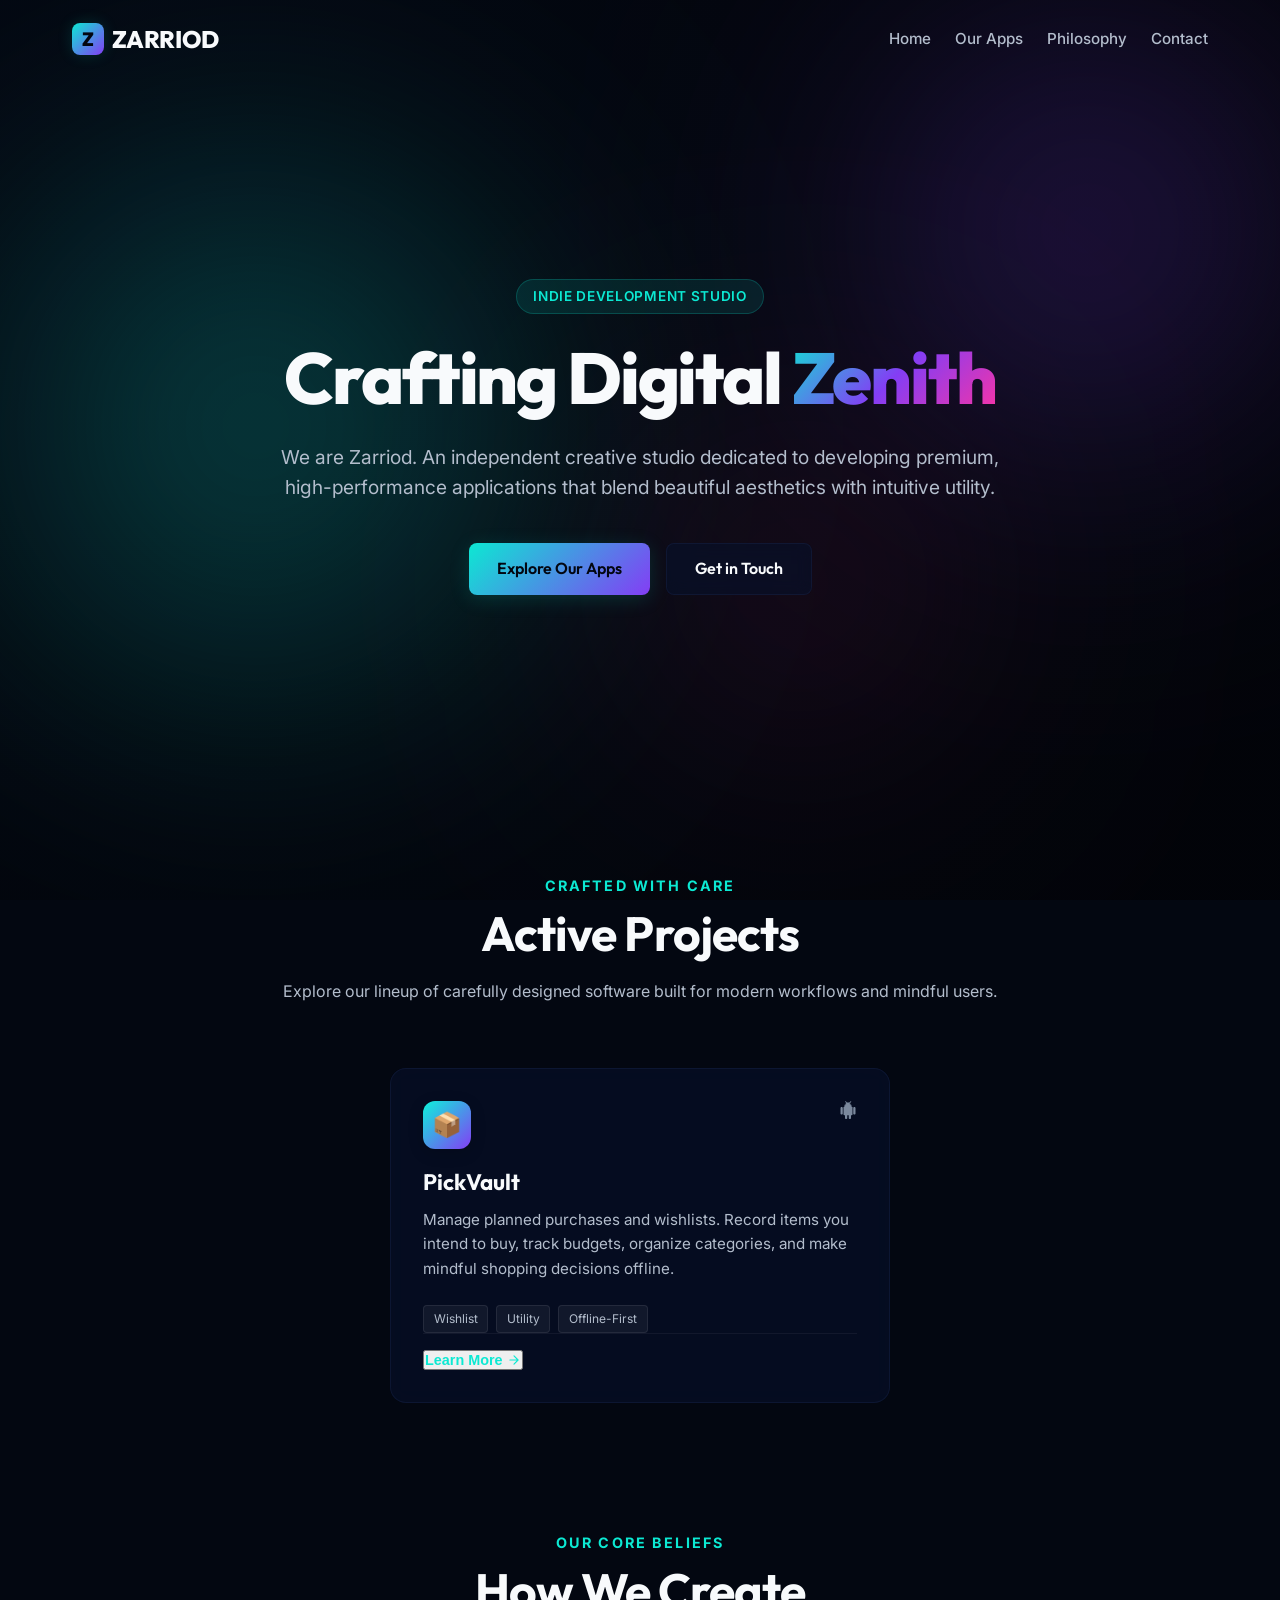
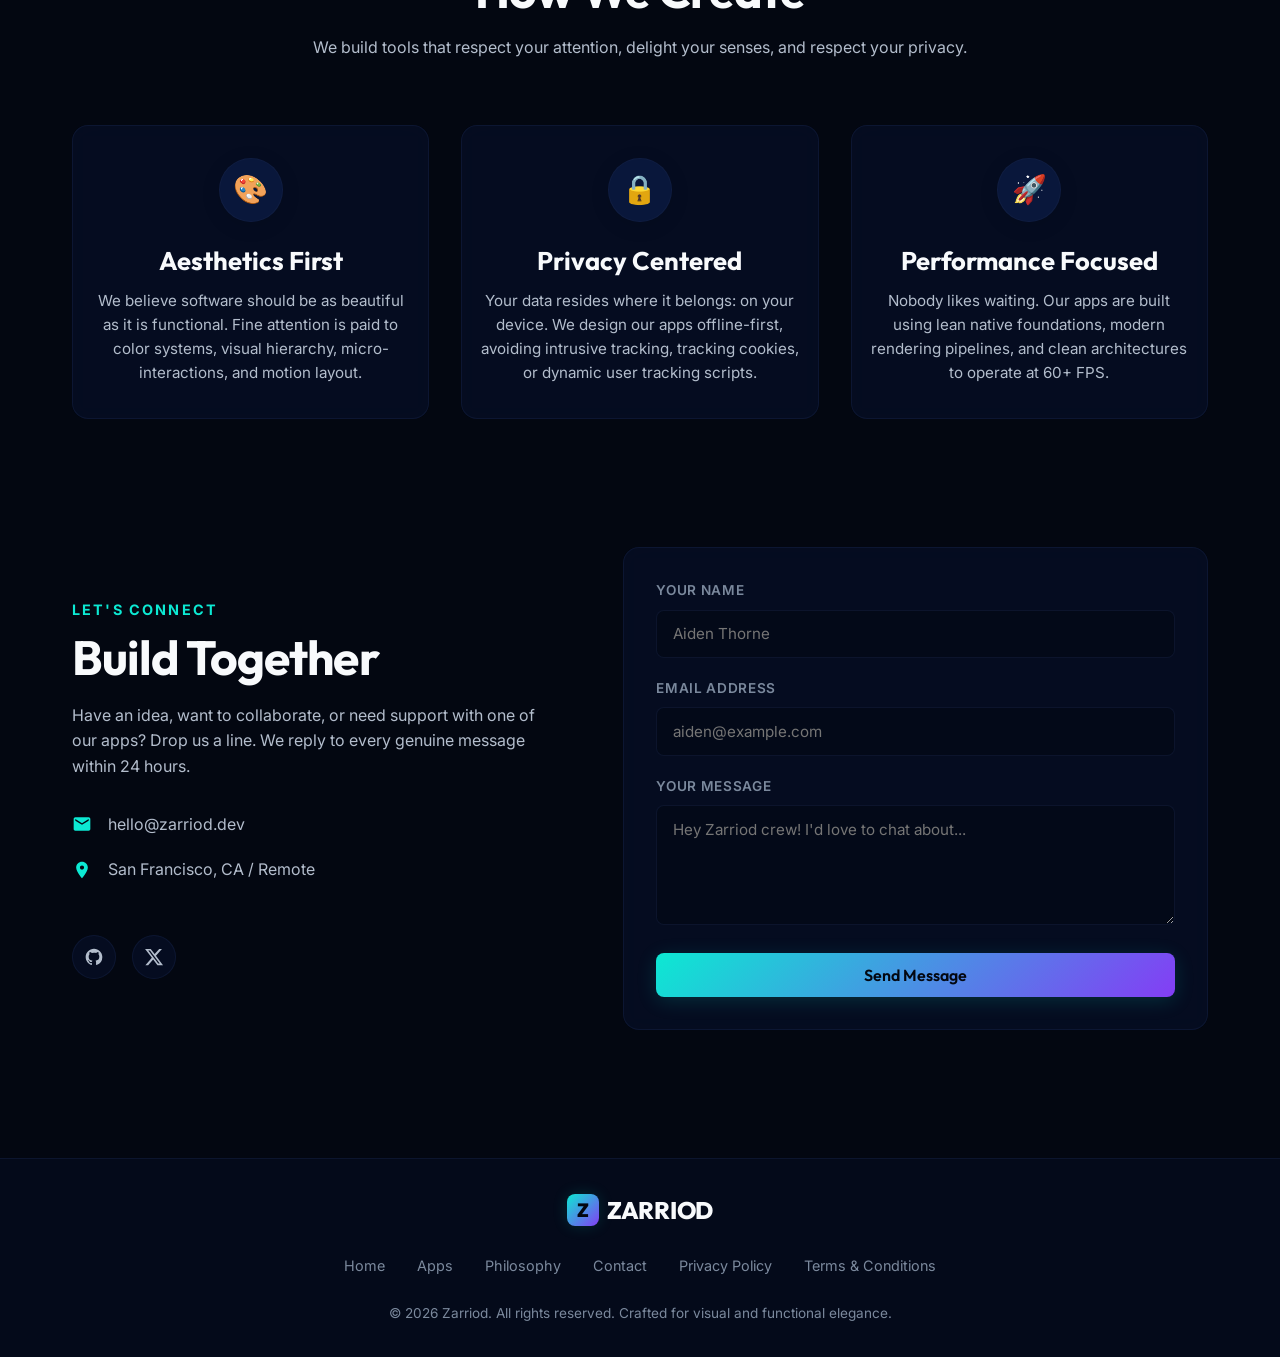
<file: index.html>
<!DOCTYPE html>
<html lang="en">
<head>
  <meta charset="UTF-8">
  <meta name="viewport" content="width=device-width, initial-scale=1.0">
  
  <!-- SEO Meta Tags -->
  <title>Zarriod | Premium Indie App Development Studio</title>
  <meta name="description" content="Zarriod is an independent app studio crafting modern, high-performance applications. Explore our projects including AetherFlow, NovaList, and Zenith Reader.">
  <meta name="keywords" content="indie app development, software studio, Zarriod, AetherFlow, NovaList, Zenith Reader, iOS apps, web utility, minimal software, premium web design">
  <meta name="author" content="Zarriod Studio">
  
  <!-- Open Graph / Facebook -->
  <meta property="og:type" content="website">
  <meta property="og:url" content="https://zarriod.github.io/">
  <meta property="og:title" content="Zarriod | Premium Indie App Development Studio">
  <meta property="og:description" content="Zarriod is an independent app studio crafting modern, high-performance applications. Explore our projects including AetherFlow, NovaList, and Zenith Reader.">
  
  <!-- Twitter -->
  <meta property="twitter:card" content="summary_large_image">
  <meta property="twitter:url" content="https://zarriod.github.io/">
  <meta property="twitter:title" content="Zarriod | Premium Indie App Development Studio">
  <meta property="twitter:description" content="Zarriod is an independent app studio crafting modern, high-performance applications. Explore our projects including AetherFlow, NovaList, and Zenith Reader.">

  <!-- Favicon / Styling -->
  <link rel="stylesheet" href="style.css">
</head>
<body>

  <!-- Background Canvas/Aura -->
  <div class="ambient-background">
    <div class="ambient-glow-1"></div>
    <div class="ambient-glow-2"></div>
    <div class="ambient-glow-3"></div>
  </div>
  <div class="cursor-glow" id="cursorGlow"></div>

  <!-- Header Navigation -->
  <header id="mainHeader">
    <div class="nav-container">
      <a href="#" class="logo">
        <div class="logo-icon">Z</div>
        ZARRIOD
      </a>
      
      <button class="menu-toggle" id="menuToggle" aria-label="Toggle Navigation Menu">
        <svg width="24" height="24" viewBox="0 0 24 24" fill="none" stroke="currentColor" stroke-width="2" stroke-linecap="round" stroke-linejoin="round">
          <line x1="4" y1="12" x2="20" y2="12"></line>
          <line x1="4" y1="6" x2="20" y2="6"></line>
          <line x1="4" y1="18" x2="20" y2="18"></line>
        </svg>
      </button>

      <ul class="nav-menu" id="navMenu">
        <li><a href="#" class="nav-link">Home</a></li>
        <li><a href="#apps" class="nav-link">Our Apps</a></li>
        <li><a href="#philosophy" class="nav-link">Philosophy</a></li>
        <li><a href="#contact" class="nav-link">Contact</a></li>
      </ul>
    </div>
  </header>

  <main id="mainContent">
    <!-- Hero Section -->
    <section class="hero">
      <div class="container hero-content reveal active">
        <div class="hero-badge">Indie Development Studio</div>
        <h1>Crafting Digital <span class="gradient-text">Zenith</span></h1>
        <p>We are Zarriod. An independent creative studio dedicated to developing premium, high-performance applications that blend beautiful aesthetics with intuitive utility.</p>
        <div class="hero-actions">
          <a href="#apps" class="btn btn-primary">Explore Our Apps</a>
          <a href="#contact" class="btn btn-secondary">Get in Touch</a>
        </div>
      </div>
    </section>

  <!-- Apps Showcase Section -->
  <section class="apps-section" id="apps">
    <div class="container">
      <div class="section-header reveal">
        <span class="section-tag">Crafted with Care</span>
        <h2>Active Projects</h2>
        <p>Explore our lineup of carefully designed software built for modern workflows and mindful users.</p>
      </div>

      <div style="display: flex; justify-content: center; margin-top: var(--spacing-md);">
        <!-- App Card: PickVault -->
        <article class="glass-card app-card reveal" data-app="pickvault" style="max-width: 500px; width: 100%;">
          <div class="app-header">
            <div class="app-icon" style="background: linear-gradient(135deg, hsl(174, 90%, 50%), hsl(263, 90%, 60%));">📦</div>
            <div class="app-platforms">
              <!-- Android icon -->
              <svg viewBox="0 0 24 24" title="Android"><path d="M6 18c0 .55.45 1 1 1h1v3.5c0 .83.67 1.5 1.5 1.5s1.5-.67 1.5-1.5V19h2v3.5c0 .83.67 1.5 1.5 1.5s1.5-.67 1.5-1.5V19h1c.55 0 1-.45 1-1V8H6v10zM3.5 8C2.67 8 2 8.67 2 9.5v7c0 .83.67 1.5 1.5 1.5S5 17.33 5 16.5v-7C5 8.67 4.33 8 3.5 8zm17 0c-.83 0-1.5.67-1.5 1.5v7c0 .83.67 1.5 1.5 1.5s1.5-.67 1.5-1.5v-7c0-.83-.67-1.5-1.5-1.5zm-5.8-5.38l1.45-1.45c.2-.2.2-.51 0-.71a.495.495 0 0 0-.7 0l-1.6 1.6C12.9 2.03 12.46 2 12 2c-.46 0-.9.03-1.35.07l-1.6-1.6c-.2-.2-.51-.2-.71 0-.2.2-.2.51 0 .71l1.45 1.45C8.3 3.6 7.06 5.62 7 8h10c-.06-2.38-1.3-4.4-3.2-5.38zM9 5.5c-.28 0-.5-.22-.5-.5s.22-.5.5-.5.5.22.5.5-.22.5-.5.5zm6 0c-.28 0-.5-.22-.5-.5s.22-.5.5-.5.5.22.5.5-.22.5-.5.5z"/></svg>
            </div>
          </div>
          <div class="app-body">
            <h3 class="app-title">PickVault</h3>
            <p class="app-desc">Manage planned purchases and wishlists. Record items you intend to buy, track budgets, organize categories, and make mindful shopping decisions offline.</p>
            <div class="app-tags">
              <span class="app-tag">Wishlist</span>
              <span class="app-tag">Utility</span>
              <span class="app-tag">Offline-First</span>
            </div>
          </div>
          <div class="app-footer">
            <button class="app-link btn-details" data-app="pickvault">
              Learn More 
              <svg viewBox="0 0 24 24"><path d="M5 12h14M12 5l7 7-7 7" stroke="currentColor" stroke-width="2" stroke-linecap="round" stroke-linejoin="round" fill="none"/></svg>
            </button>
          </div>
        </article>
      </div>
    </div>
  </section>

  <!-- Philosophy Section -->
  <section class="philosophy-section" id="philosophy">
    <div class="container">
      <div class="section-header reveal">
        <span class="section-tag">Our Core Beliefs</span>
        <h2>How We Create</h2>
        <p>We build tools that respect your attention, delight your senses, and respect your privacy.</p>
      </div>

      <div class="grid grid-3">
        
        <!-- Value 1 -->
        <div class="glass-card philosophy-card reveal">
          <div class="philosophy-icon">🎨</div>
          <h3 class="philosophy-title">Aesthetics First</h3>
          <p class="philosophy-desc">We believe software should be as beautiful as it is functional. Fine attention is paid to color systems, visual hierarchy, micro-interactions, and motion layout.</p>
        </div>

        <!-- Value 2 -->
        <div class="glass-card philosophy-card reveal">
          <div class="philosophy-icon">🔒</div>
          <h3 class="philosophy-title">Privacy Centered</h3>
          <p class="philosophy-desc">Your data resides where it belongs: on your device. We design our apps offline-first, avoiding intrusive tracking, tracking cookies, or dynamic user tracking scripts.</p>
        </div>

        <!-- Value 3 -->
        <div class="glass-card philosophy-card reveal">
          <div class="philosophy-icon">🚀</div>
          <h3 class="philosophy-title">Performance Focused</h3>
          <p class="philosophy-desc">Nobody likes waiting. Our apps are built using lean native foundations, modern rendering pipelines, and clean architectures to operate at 60+ FPS.</p>
        </div>

      </div>
    </div>
  </section>

  <!-- Contact & Newsletter Section -->
  <section class="contact-section" id="contact">
    <div class="container">
      <div class="contact-layout">
        
        <div class="contact-info reveal">
          <span class="section-tag">Let's Connect</span>
          <h2>Build Together</h2>
          <p>Have an idea, want to collaborate, or need support with one of our apps? Drop us a line. We reply to every genuine message within 24 hours.</p>
          
          <ul class="contact-details">
            <li class="contact-detail-item">
              <svg viewBox="0 0 24 24"><path d="M20 4H4c-1.1 0-1.99.9-1.99 2L2 18c0 1.1.9 2 2 2h16c1.1 0 2-.9 2-2V6c0-1.1-.9-2-2-2zm0 4l-8 5-8-5V6l8 5 8-5v2z"/></svg>
              <span>hello@zarriod.dev</span>
            </li>
            <li class="contact-detail-item">
              <svg viewBox="0 0 24 24"><path d="M12 2C8.13 2 5 5.13 5 9c0 5.25 7 13 7 13s7-7.75 7-13c0-3.87-3.13-7-7-7zm0 9.5c-1.38 0-2.5-1.12-2.5-2.5s1.12-2.5 2.5-2.5 2.5 1.12 2.5 2.5-1.12 2.5-2.5 2.5z"/></svg>
              <span>San Francisco, CA / Remote</span>
            </li>
          </ul>

          <div class="contact-socials">
            <a href="https://github.com/zarriod" class="social-btn" aria-label="GitHub" target="_blank" rel="noopener">
              <svg width="20" height="20" viewBox="0 0 24 24" fill="currentColor"><path d="M12 2C6.477 2 2 6.484 2 12.017c0 4.425 2.865 8.18 6.839 9.504.5.092.682-.217.682-.483 0-.237-.008-.868-.013-1.703-2.782.605-3.369-1.343-3.369-1.343-.454-1.158-1.11-1.466-1.11-1.466-.908-.62.069-.608.069-.608 1.003.07 1.531 1.032 1.531 1.032.892 1.53 2.341 1.088 2.91.832.092-.647.35-1.088.636-1.338-2.22-.253-4.555-1.113-4.555-4.951 0-1.093.39-1.988 1.029-2.688-.103-.253-.446-1.272.098-2.65 0 0 .84-.27 2.75 1.026A9.564 9.564 0 0112 6.844c.85.004 1.705.115 2.504.337 1.909-1.296 2.747-1.027 2.747-1.027.546 1.379.202 2.398.1 2.651.64.7 1.028 1.595 1.028 2.688 0 3.848-2.339 4.695-4.566 4.943.359.309.678.92.678 1.855 0 1.338-.012 2.419-.012 2.747 0 .268.18.58.688.482A10.019 10.019 0 0022 12.017C22 6.484 17.522 2 12 2z"/></svg>
            </a>
            <a href="https://x.com/zarriod" class="social-btn" aria-label="Twitter/X" target="_blank" rel="noopener">
              <svg width="20" height="20" viewBox="0 0 24 24" fill="currentColor"><path d="M18.244 2.25h3.308l-7.227 8.26 8.502 11.24H16.17l-5.214-6.817L4.99 21.75H1.68l7.73-8.835L1.254 2.25H8.08l4.713 6.231zm-1.161 17.52h1.833L7.084 4.126H5.117z"/></svg>
            </a>
          </div>
        </div>

        <div class="glass-card contact-form-card reveal">
          <form id="contactForm" novalidate>
            <div class="form-group">
              <label for="name" class="form-label">Your Name</label>
              <input type="text" id="name" name="name" class="form-input" placeholder="Aiden Thorne" required>
            </div>
            
            <div class="form-group">
              <label for="email" class="form-label">Email Address</label>
              <input type="email" id="email" name="email" class="form-input" placeholder="aiden@example.com" required>
            </div>

            <div class="form-group">
              <label for="message" class="form-label">Your Message</label>
              <textarea id="message" name="message" class="form-input" placeholder="Hey Zarriod crew! I'd love to chat about..." required></textarea>
            </div>

            <button type="submit" class="btn btn-primary form-submit-btn" id="submitBtn">
              <span>Send Message</span>
            </button>
          </form>
        </div>

      </div>
    </div>
  </section>

  </main>

  <!-- Dynamic Detail Modal -->
  <div class="modal-overlay" id="appModal">
    <div class="modal-content">
      <button class="modal-close" id="modalClose" aria-label="Close details dialog">&times;</button>
      <div class="modal-body" id="modalBody">
        <!-- Content injected dynamically via JavaScript -->
      </div>
    </div>
  </div>



  <!-- Toast Notification -->
  <div class="toast" id="toastNotification">
    <span class="toast-icon">✓</span>
    <span class="toast-text" id="toastText">Message sent successfully!</span>
  </div>

  <!-- Footer -->
  <footer>
    <div class="container">
      <a href="#" class="logo footer-logo">
        <div class="logo-icon">Z</div>
        ZARRIOD
      </a>
      <ul class="footer-nav">
        <li><a href="#">Home</a></li>
        <li><a href="#apps">Apps</a></li>
        <li><a href="#philosophy">Philosophy</a></li>
        <li><a href="#contact">Contact</a></li>
        <li><a href="privacy.html">Privacy Policy</a></li>
        <li><a href="terms.html">Terms & Conditions</a></li>
      </ul>
      <p class="footer-text">&copy; 2026 Zarriod. All rights reserved. Crafted for visual and functional elegance.</p>
    </div>
  </footer>

  <script src="app.js"></script>
</body>
</html>
</file>
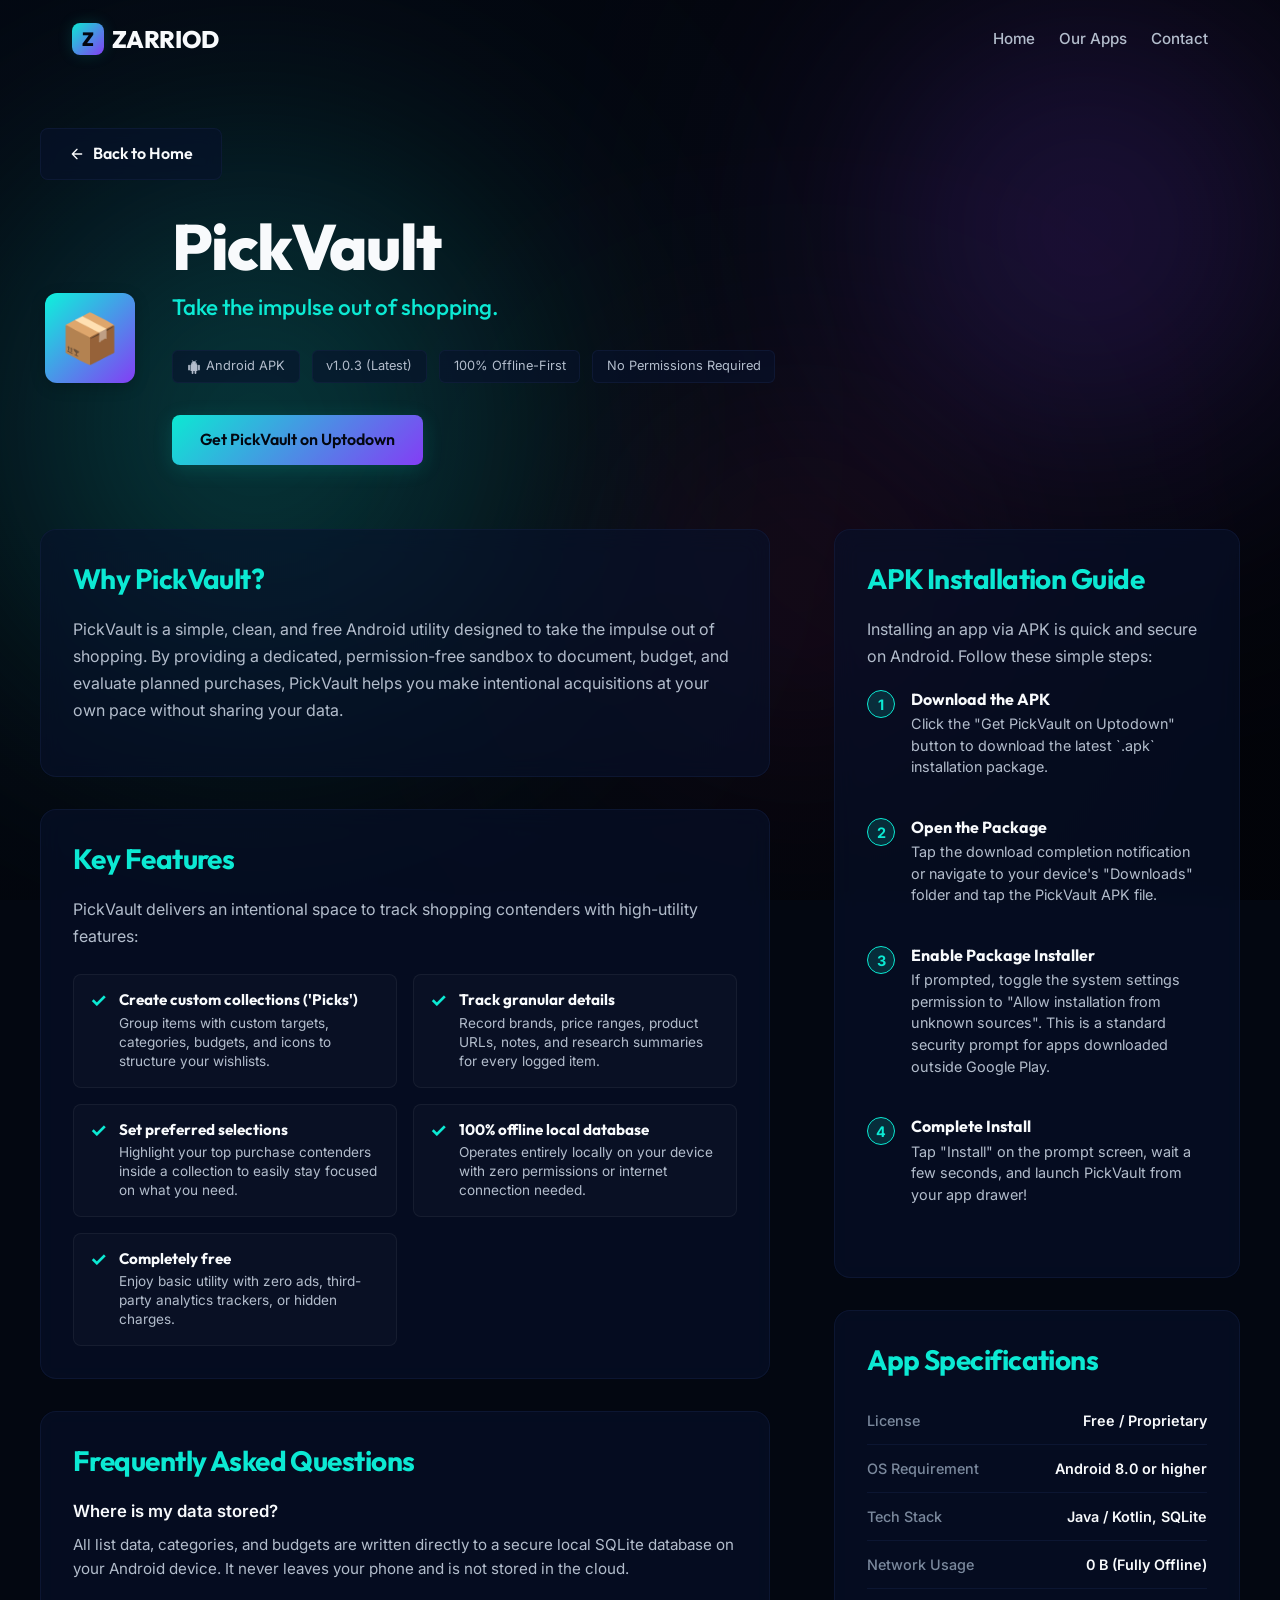
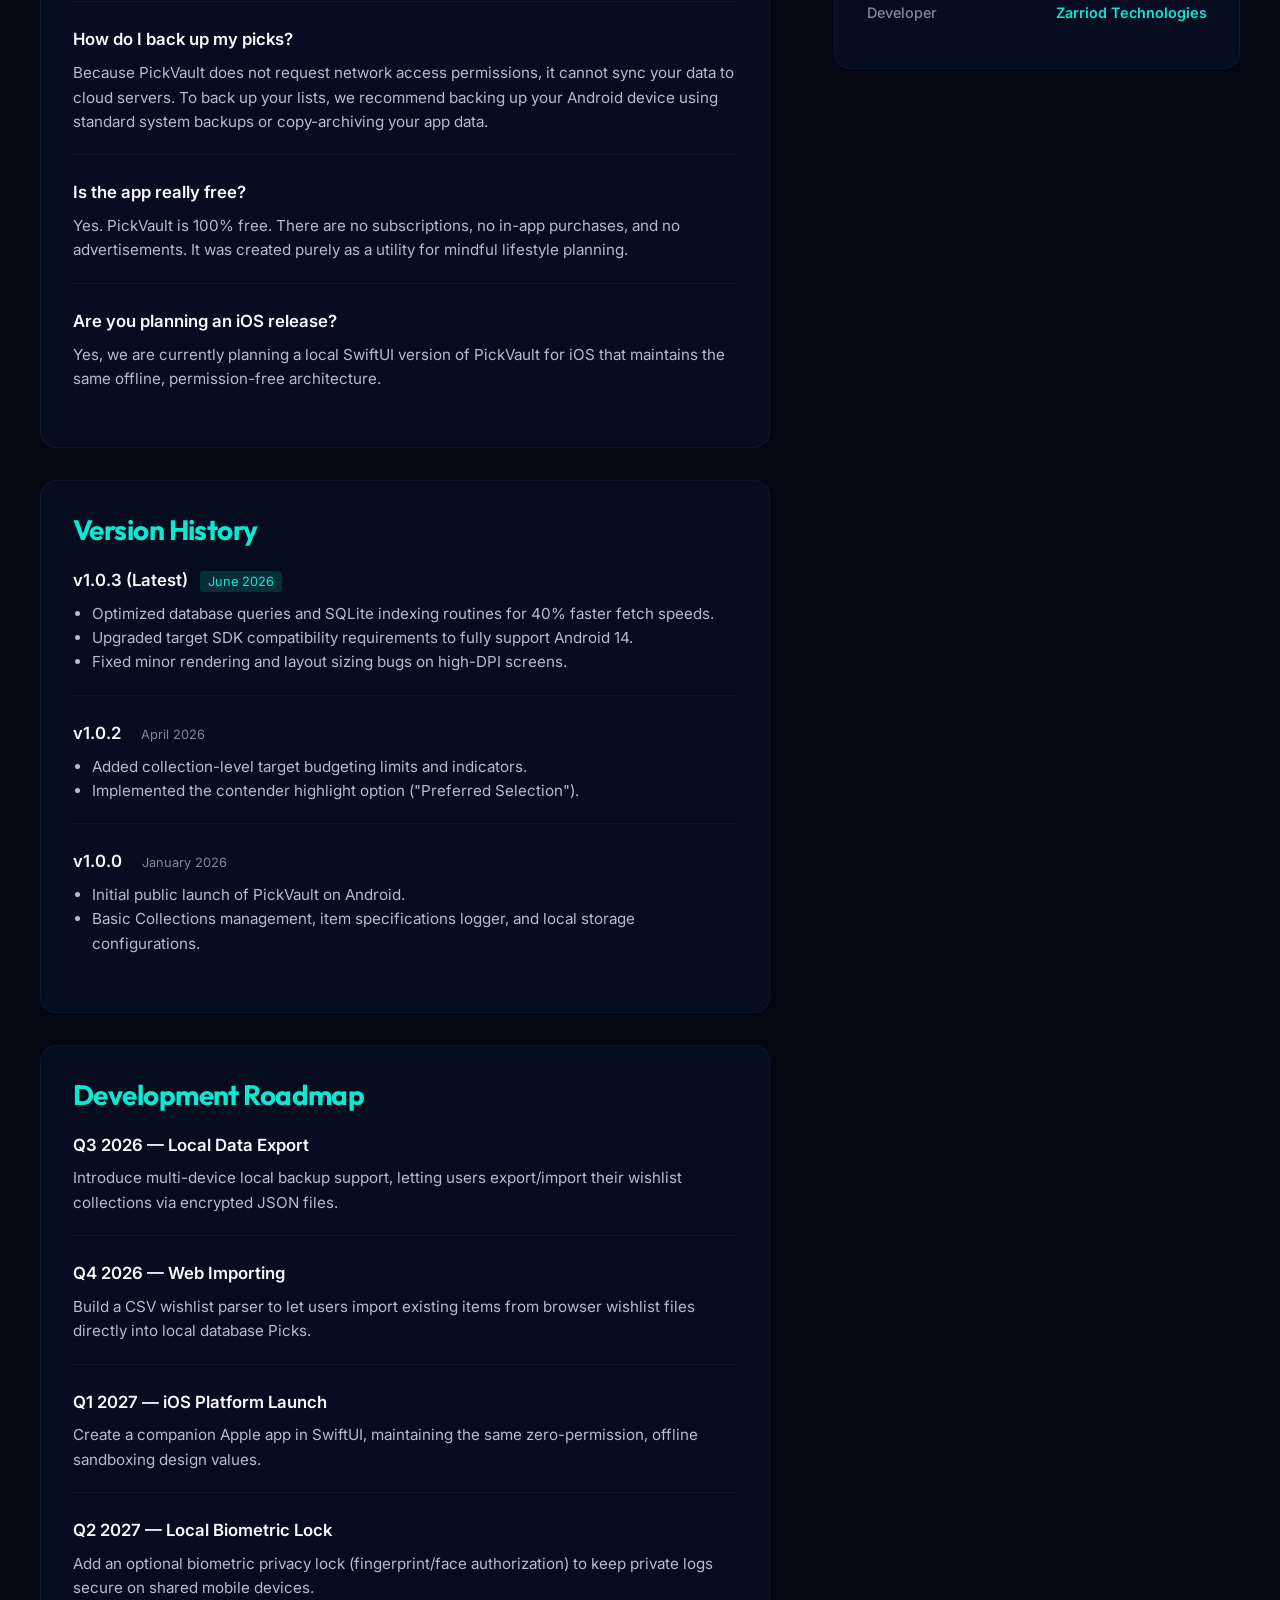
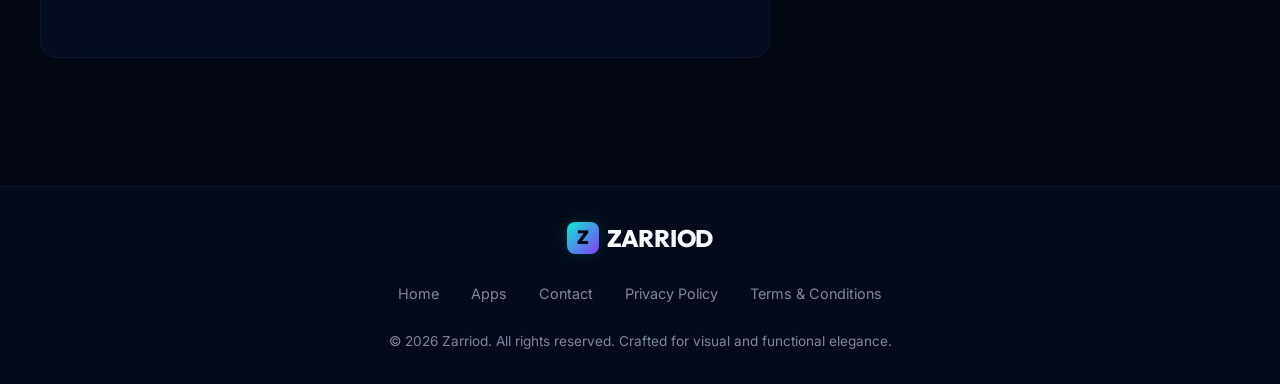
<file: pickvault.html>
<!DOCTYPE html>
<html lang="en">
<head>
  <meta charset="UTF-8">
  <meta name="viewport" content="width=device-width, initial-scale=1.0">
  <title>PickVault | Take the Impulse Out of Shopping</title>
  <meta name="description" content="PickVault is a simple, clean, and free Android app to manage your planned purchases and wishlists. 100% offline, privacy-first, and zero permissions.">
  <link rel="stylesheet" href="style.css">
  <style>
    .product-container {
      padding: var(--spacing-xl) 0 var(--spacing-lg);
    }
    .product-hero {
      display: grid;
      grid-template-columns: 1fr;
      gap: var(--spacing-md);
      align-items: center;
      margin-bottom: var(--spacing-lg);
    }
    @media (min-width: 768px) {
      .product-hero {
        grid-template-columns: 100px 1fr;
        gap: var(--spacing-md);
      }
    }
    .product-title-group h1 {
      font-size: clamp(2.5rem, 5vw, 4rem);
      line-height: 1.1;
      margin-bottom: 0.5rem;
    }
    .product-subtitle {
      font-size: clamp(1.1rem, 2vw, 1.4rem);
      color: var(--primary);
      font-family: var(--font-heading);
      font-weight: 500;
      margin-bottom: 1.5rem;
    }
    .meta-badge-row {
      display: flex;
      gap: 0.75rem;
      flex-wrap: wrap;
      margin-bottom: 2rem;
    }
    .meta-badge {
      font-size: 0.8rem;
      padding: 0.35rem 0.85rem;
      background: var(--bg-surface);
      border: 1px solid var(--border-color);
      border-radius: 6px;
      color: var(--text-secondary);
      display: inline-flex;
      align-items: center;
      gap: 0.35rem;
    }
    .meta-badge svg {
      width: 14px;
      height: 14px;
      fill: currentColor;
    }
    .back-btn {
      margin-bottom: 2rem;
    }
    .info-grid {
      display: grid;
      grid-template-columns: 1fr;
      gap: var(--spacing-md);
      margin-bottom: var(--spacing-lg);
    }
    @media (min-width: 992px) {
      .info-grid {
        grid-template-columns: 1.8fr 1fr;
        gap: var(--spacing-lg);
      }
    }
    .detail-card h2 {
      font-size: 1.75rem;
      margin-bottom: 1.25rem;
      color: var(--primary);
      display: flex;
      align-items: center;
      gap: 0.5rem;
    }
    .detail-card p {
      margin-bottom: 1.25rem;
      line-height: 1.7;
    }
    .features-list {
      list-style: none;
      display: grid;
      grid-template-columns: 1fr;
      gap: 1rem;
      margin-top: 1.5rem;
    }
    @media (min-width: 600px) {
      .features-list {
        grid-template-columns: repeat(2, 1fr);
      }
    }
    .feature-item {
      background: rgba(255, 255, 255, 0.02);
      border: 1px solid rgba(255, 255, 255, 0.05);
      padding: 1rem;
      border-radius: var(--border-radius-sm);
      display: flex;
      gap: 0.75rem;
    }
    .feature-check {
      color: var(--primary);
      font-weight: bold;
      font-size: 1.2rem;
      line-height: 1;
    }
    .feature-text h4 {
      font-size: 0.95rem;
      margin-bottom: 0.25rem;
      color: var(--text-primary);
    }
    .feature-text p {
      font-size: 0.85rem;
      color: var(--text-secondary);
      margin-bottom: 0;
      line-height: 1.4;
    }
    .install-step {
      display: flex;
      gap: 1rem;
      margin-bottom: 1.25rem;
    }
    .step-number {
      width: 28px;
      height: 28px;
      background: var(--primary-glow);
      border: 1px solid var(--primary);
      border-radius: 50%;
      display: flex;
      align-items: center;
      justify-content: center;
      font-weight: bold;
      color: var(--primary);
      font-size: 0.9rem;
      flex-shrink: 0;
    }
    .step-text h4 {
      font-size: 1rem;
      margin-bottom: 0.25rem;
    }
    .step-text p {
      font-size: 0.9rem;
      color: var(--text-secondary);
      line-height: 1.5;
    }
    .faq-item {
      margin-bottom: 1.5rem;
      border-bottom: 1px solid var(--border-color);
      padding-bottom: 1.25rem;
    }
    .faq-item:last-child {
      border-bottom: none;
      padding-bottom: 0;
    }
    .faq-question {
      font-size: 1.05rem;
      font-weight: 600;
      margin-bottom: 0.5rem;
      color: var(--text-primary);
    }
    .faq-answer {
      font-size: 0.95rem;
      color: var(--text-secondary);
      line-height: 1.6;
    }
  </style>
</head>
<body>

  <!-- Background Canvas/Aura -->
  <div class="ambient-background">
    <div class="ambient-glow-1"></div>
    <div class="ambient-glow-2"></div>
    <div class="ambient-glow-3"></div>
  </div>
  <div class="cursor-glow" id="cursorGlow"></div>

  <!-- Header Navigation -->
  <header class="scrolled" id="mainHeader">
    <div class="nav-container">
      <a href="index.html" class="logo">
        <div class="logo-icon">Z</div>
        ZARRIOD
      </a>
      
      <button class="menu-toggle" id="menuToggle" aria-label="Toggle Navigation Menu">
        <svg width="24" height="24" viewBox="0 0 24 24" fill="none" stroke="currentColor" stroke-width="2" stroke-linecap="round" stroke-linejoin="round">
          <line x1="4" y1="12" x2="20" y2="12"></line>
          <line x1="4" y1="6" x2="20" y2="6"></line>
          <line x1="4" y1="18" x2="20" y2="18"></line>
        </svg>
      </button>

      <ul class="nav-menu" id="navMenu">
        <li><a href="index.html" class="nav-link">Home</a></li>
        <li><a href="index.html#apps" class="nav-link">Our Apps</a></li>
        <li><a href="index.html#contact" class="nav-link">Contact</a></li>
      </ul>
    </div>
  </header>

  <!-- Product Details Content -->
  <main class="container product-container">
    <a href="index.html" class="btn btn-secondary back-btn">
      <svg width="16" height="16" viewBox="0 0 24 24" fill="none" stroke="currentColor" stroke-width="2" stroke-linecap="round" stroke-linejoin="round" style="transform: rotate(180deg);"><path d="M5 12h14M12 5l7 7-7 7"/></svg>
      Back to Home
    </a>

    <!-- Product Hero Header -->
    <section class="product-hero reveal active">
      <div class="app-icon" style="background: linear-gradient(135deg, hsl(174, 90%, 50%), hsl(263, 90%, 60%)); width: 90px; height: 90px; font-size: 3rem; margin: 0 auto;">📦</div>
      <div class="product-title-group" style="text-align: left;">
        <h1>PickVault</h1>
        <p class="product-subtitle">Take the impulse out of shopping.</p>
        
        <div class="meta-badge-row">
          <span class="meta-badge">
            <svg viewBox="0 0 24 24"><path d="M6 18c0 .55.45 1 1 1h1v3.5c0 .83.67 1.5 1.5 1.5s1.5-.67 1.5-1.5V19h2v3.5c0 .83.67 1.5 1.5 1.5s1.5-.67 1.5-1.5V19h1c.55 0 1-.45 1-1V8H6v10zM3.5 8C2.67 8 2 8.67 2 9.5v7c0 .83.67 1.5 1.5 1.5S5 17.33 5 16.5v-7C5 8.67 4.33 8 3.5 8zm17 0c-.83 0-1.5.67-1.5 1.5v7c0 .83.67 1.5 1.5 1.5s1.5-.67 1.5-1.5v-7c0-.83-.67-1.5-1.5-1.5zm-5.8-5.38l1.45-1.45c.2-.2.2-.51 0-.71a.495.495 0 0 0-.7 0l-1.6 1.6C12.9 2.03 12.46 2 12 2c-.46 0-.9.03-1.35.07l-1.6-1.6c-.2-.2-.51-.2-.71 0-.2.2-.2.51 0 .71l1.45 1.45C8.3 3.6 7.06 5.62 7 8h10c-.06-2.38-1.3-4.4-3.2-5.38zM9 5.5c-.28 0-.5-.22-.5-.5s.22-.5.5-.5.5.22.5.5-.22.5-.5.5zm6 0c-.28 0-.5-.22-.5-.5s.22-.5.5-.5.5.22.5.5-.22.5-.5.5z"/></svg>
            Android APK
          </span>
          <span class="meta-badge">v1.0.3 (Latest)</span>
          <span class="meta-badge">100% Offline-First</span>
          <span class="meta-badge">No Permissions Required</span>
        </div>

        <div>
          <a href="https://pickvault.en.uptodown.com/android" class="btn btn-primary" target="_blank" rel="noopener">
            Get PickVault on Uptodown
          </a>
        </div>
      </div>
    </section>

    <!-- Detailed Split Grid -->
    <div class="info-grid">
      
      <!-- Left side: Description and Features -->
      <div class="grid" style="gap: var(--spacing-md);">
        
        <article class="glass-card detail-card reveal">
          <h2>Why PickVault?</h2>
          <p>PickVault is a simple, clean, and free Android utility designed to take the impulse out of shopping. By providing a dedicated, permission-free sandbox to document, budget, and evaluate planned purchases, PickVault helps you make intentional acquisitions at your own pace without sharing your data.</p>
        </article>

        <article class="glass-card detail-card reveal">
          <h2>Key Features</h2>
          <p>PickVault delivers an intentional space to track shopping contenders with high-utility features:</p>
          
          <ul class="features-list">
            <li class="feature-item">
              <span class="feature-check">✓</span>
              <div class="feature-text">
                <h4>Create custom collections ('Picks')</h4>
                <p>Group items with custom targets, categories, budgets, and icons to structure your wishlists.</p>
              </div>
            </li>
            <li class="feature-item">
              <span class="feature-check">✓</span>
              <div class="feature-text">
                <h4>Track granular details</h4>
                <p>Record brands, price ranges, product URLs, notes, and research summaries for every logged item.</p>
              </div>
            </li>
            <li class="feature-item">
              <span class="feature-check">✓</span>
              <div class="feature-text">
                <h4>Set preferred selections</h4>
                <p>Highlight your top purchase contenders inside a collection to easily stay focused on what you need.</p>
              </div>
            </li>
            <li class="feature-item">
              <span class="feature-check">✓</span>
              <div class="feature-text">
                <h4>100% offline local database</h4>
                <p>Operates entirely locally on your device with zero permissions or internet connection needed.</p>
              </div>
            </li>
            <li class="feature-item">
              <span class="feature-check">✓</span>
              <div class="feature-text">
                <h4>Completely free</h4>
                <p>Enjoy basic utility with zero ads, third-party analytics trackers, or hidden charges.</p>
              </div>
            </li>
          </ul>
        </article>

        <!-- FAQ Section -->
        <article class="glass-card detail-card reveal">
          <h2>Frequently Asked Questions</h2>
          
          <div class="faq-item">
            <div class="faq-question">Where is my data stored?</div>
            <div class="faq-answer">All list data, categories, and budgets are written directly to a secure local SQLite database on your Android device. It never leaves your phone and is not stored in the cloud.</div>
          </div>

          <div class="faq-item">
            <div class="faq-question">How do I back up my picks?</div>
            <div class="faq-answer">Because PickVault does not request network access permissions, it cannot sync your data to cloud servers. To back up your lists, we recommend backing up your Android device using standard system backups or copy-archiving your app data.</div>
          </div>

          <div class="faq-item">
            <div class="faq-question">Is the app really free?</div>
            <div class="faq-answer">Yes. PickVault is 100% free. There are no subscriptions, no in-app purchases, and no advertisements. It was created purely as a utility for mindful lifestyle planning.</div>
          </div>

          <div class="faq-item">
            <div class="faq-question">Are you planning an iOS release?</div>
            <div class="faq-answer">Yes, we are currently planning a local SwiftUI version of PickVault for iOS that maintains the same offline, permission-free architecture.</div>
          </div>
        </article>

        <!-- Version History Section -->
        <article class="glass-card detail-card reveal">
          <h2>Version History</h2>
          
          <div class="faq-item">
            <div class="faq-question">v1.0.3 (Latest) <span style="font-size: 0.8rem; background: var(--primary-glow); color: var(--primary); padding: 0.2rem 0.5rem; border-radius: 4px; margin-left: 0.5rem; font-weight: normal;">June 2026</span></div>
            <div class="faq-answer">
              <ul style="list-style-type: disc; padding-left: 1.2rem; margin-top: 0.25rem;">
                <li>Optimized database queries and SQLite indexing routines for 40% faster fetch speeds.</li>
                <li>Upgraded target SDK compatibility requirements to fully support Android 14.</li>
                <li>Fixed minor rendering and layout sizing bugs on high-DPI screens.</li>
              </ul>
            </div>
          </div>

          <div class="faq-item">
            <div class="faq-question">v1.0.2 <span style="font-size: 0.8rem; color: var(--text-muted); padding: 0.2rem 0.5rem; margin-left: 0.5rem; font-weight: normal;">April 2026</span></div>
            <div class="faq-answer">
              <ul style="list-style-type: disc; padding-left: 1.2rem; margin-top: 0.25rem;">
                <li>Added collection-level target budgeting limits and indicators.</li>
                <li>Implemented the contender highlight option ("Preferred Selection").</li>
              </ul>
            </div>
          </div>

          <div class="faq-item" style="border-bottom: none; padding-bottom: 0;">
            <div class="faq-question">v1.0.0 <span style="font-size: 0.8rem; color: var(--text-muted); padding: 0.2rem 0.5rem; margin-left: 0.5rem; font-weight: normal;">January 2026</span></div>
            <div class="faq-answer">
              <ul style="list-style-type: disc; padding-left: 1.2rem; margin-top: 0.25rem;">
                <li>Initial public launch of PickVault on Android.</li>
                <li>Basic Collections management, item specifications logger, and local storage configurations.</li>
              </ul>
            </div>
          </div>
        </article>

        <!-- Development Roadmap Section -->
        <article class="glass-card detail-card reveal">
          <h2>Development Roadmap</h2>
          
          <div class="faq-item">
            <div class="faq-question">Q3 2026 — Local Data Export</div>
            <div class="faq-answer">Introduce multi-device local backup support, letting users export/import their wishlist collections via encrypted JSON files.</div>
          </div>

          <div class="faq-item">
            <div class="faq-question">Q4 2026 — Web Importing</div>
            <div class="faq-answer">Build a CSV wishlist parser to let users import existing items from browser wishlist files directly into local database Picks.</div>
          </div>

          <div class="faq-item">
            <div class="faq-question">Q1 2027 — iOS Platform Launch</div>
            <div class="faq-answer">Create a companion Apple app in SwiftUI, maintaining the same zero-permission, offline sandboxing design values.</div>
          </div>

          <div class="faq-item" style="border-bottom: none; padding-bottom: 0;">
            <div class="faq-question">Q2 2027 — Local Biometric Lock</div>
            <div class="faq-answer">Add an optional biometric privacy lock (fingerprint/face authorization) to keep private logs secure on shared mobile devices.</div>
          </div>
        </article>

      </div>

      <!-- Right side: Installation and Specs -->
      <div class="grid" style="gap: var(--spacing-md); align-content: start;">
        
        <article class="glass-card detail-card reveal">
          <h2>APK Installation Guide</h2>
          <p>Installing an app via APK is quick and secure on Android. Follow these simple steps:</p>
          
          <div class="install-step">
            <div class="step-number">1</div>
            <div class="step-text">
              <h4>Download the APK</h4>
              <p>Click the "Get PickVault on Uptodown" button to download the latest `.apk` installation package.</p>
            </div>
          </div>

          <div class="install-step">
            <div class="step-number">2</div>
            <div class="step-text">
              <h4>Open the Package</h4>
              <p>Tap the download completion notification or navigate to your device's "Downloads" folder and tap the PickVault APK file.</p>
            </div>
          </div>

          <div class="install-step">
            <div class="step-number">3</div>
            <div class="step-text">
              <h4>Enable Package Installer</h4>
              <p>If prompted, toggle the system settings permission to "Allow installation from unknown sources". This is a standard security prompt for apps downloaded outside Google Play.</p>
            </div>
          </div>

          <div class="install-step">
            <div class="step-number">4</div>
            <div class="step-text">
              <h4>Complete Install</h4>
              <p>Tap "Install" on the prompt screen, wait a few seconds, and launch PickVault from your app drawer!</p>
            </div>
          </div>
        </article>

        <article class="glass-card detail-card reveal">
          <h2>App Specifications</h2>
          <table style="width: 100%; border-collapse: collapse; font-size: 0.9rem; text-align: left;">
            <tr style="border-bottom: 1px solid var(--border-color);">
              <th style="padding: 0.75rem 0; color: var(--text-muted); font-weight: 500;">License</th>
              <td style="padding: 0.75rem 0; font-weight: 600; text-align: right;">Free / Proprietary</td>
            </tr>
            <tr style="border-bottom: 1px solid var(--border-color);">
              <th style="padding: 0.75rem 0; color: var(--text-muted); font-weight: 500;">OS Requirement</th>
              <td style="padding: 0.75rem 0; font-weight: 600; text-align: right;">Android 8.0 or higher</td>
            </tr>
            <tr style="border-bottom: 1px solid var(--border-color);">
              <th style="padding: 0.75rem 0; color: var(--text-muted); font-weight: 500;">Tech Stack</th>
              <td style="padding: 0.75rem 0; font-weight: 600; text-align: right;">Java / Kotlin, SQLite</td>
            </tr>
            <tr style="border-bottom: 1px solid var(--border-color);">
              <th style="padding: 0.75rem 0; color: var(--text-muted); font-weight: 500;">Network Usage</th>
              <td style="padding: 0.75rem 0; font-weight: 600; text-align: right;">0 B (Fully Offline)</td>
            </tr>
            <tr>
              <th style="padding: 0.75rem 0; color: var(--text-muted); font-weight: 500;">Developer</th>
              <td style="padding: 0.75rem 0; font-weight: 600; text-align: right; color: var(--primary);">Zarriod Technologies</td>
            </tr>
          </table>
        </article>

      </div>

    </div>

  </main>

  <!-- Footer -->
  <footer>
    <div class="container">
      <a href="index.html" class="logo footer-logo">
        <div class="logo-icon">Z</div>
        ZARRIOD
      </a>
      <ul class="footer-nav">
        <li><a href="index.html">Home</a></li>
        <li><a href="index.html#apps">Apps</a></li>
        <li><a href="index.html#contact">Contact</a></li>
        <li><a href="privacy.html">Privacy Policy</a></li>
        <li><a href="terms.html">Terms & Conditions</a></li>
      </ul>
      <p class="footer-text">&copy; 2026 Zarriod. All rights reserved. Crafted for visual and functional elegance.</p>
    </div>
  </footer>

  <script src="app.js"></script>
</body>
</html>
</file>
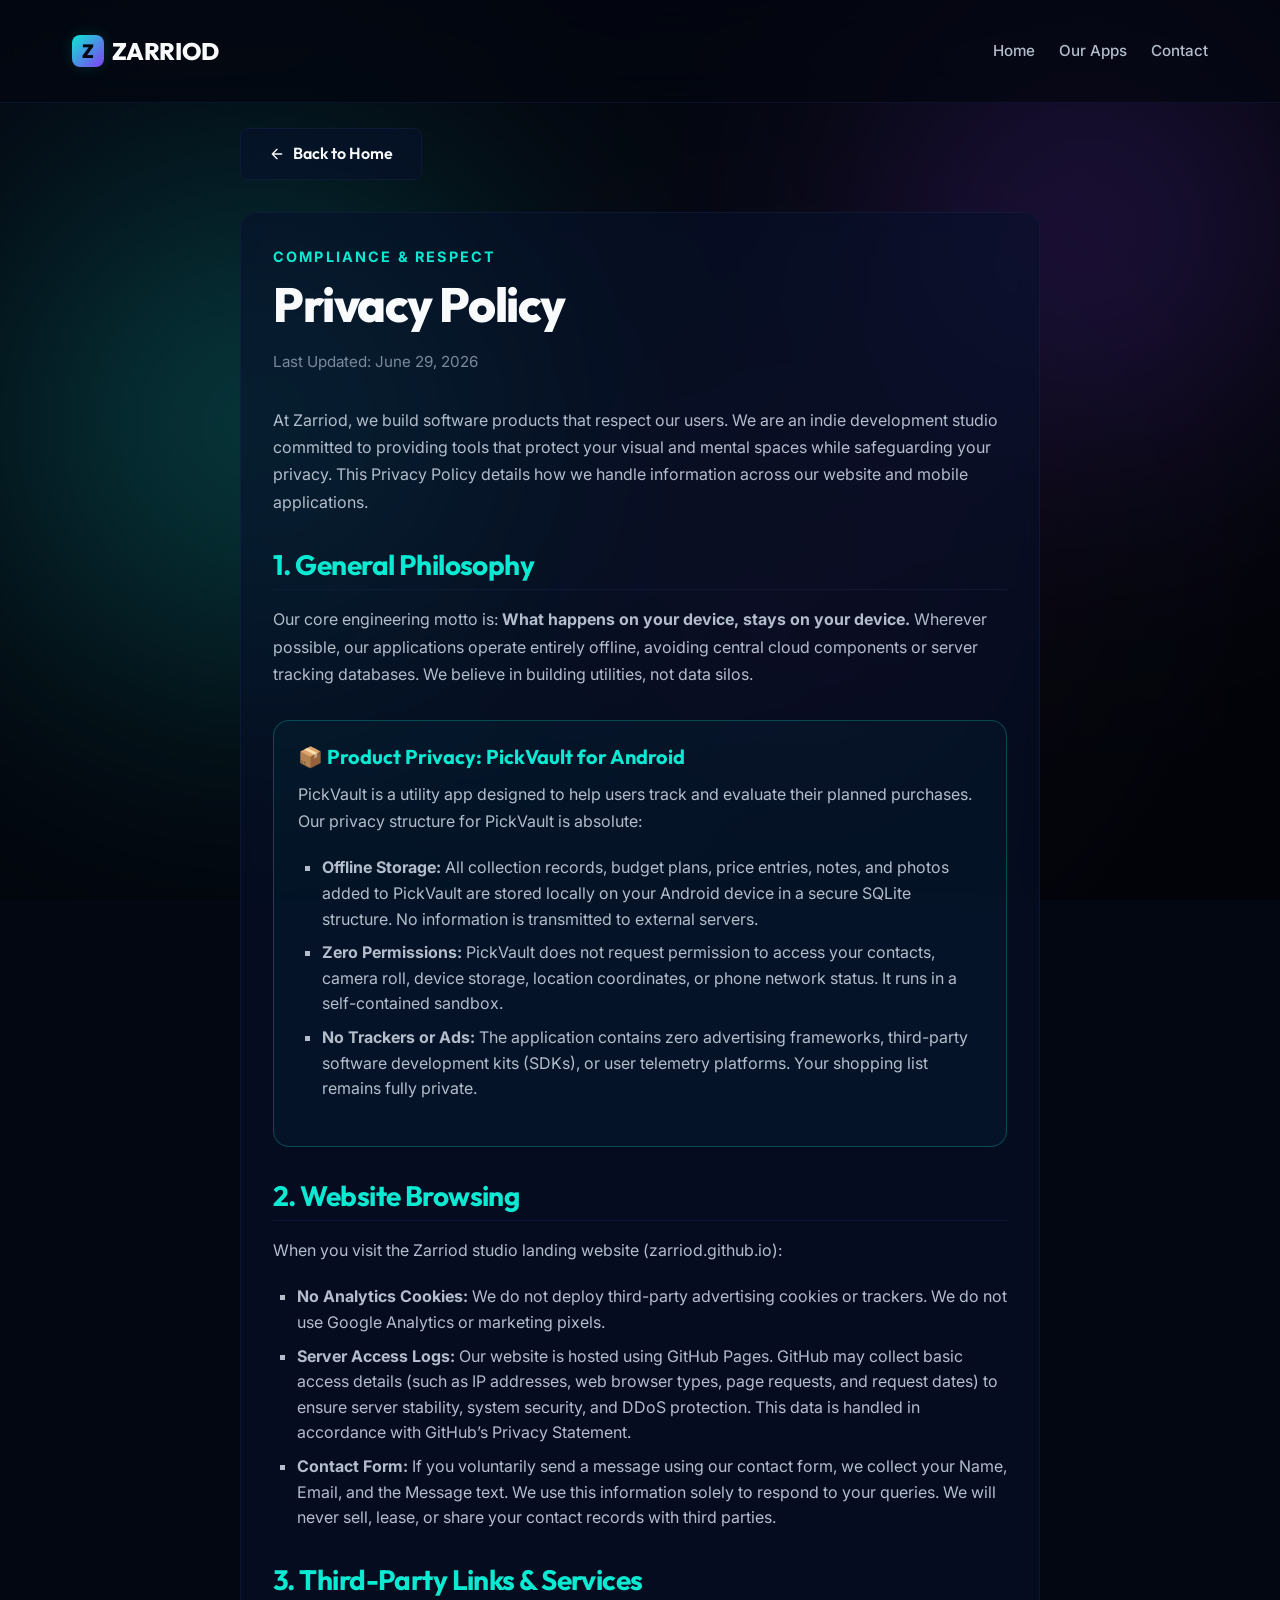
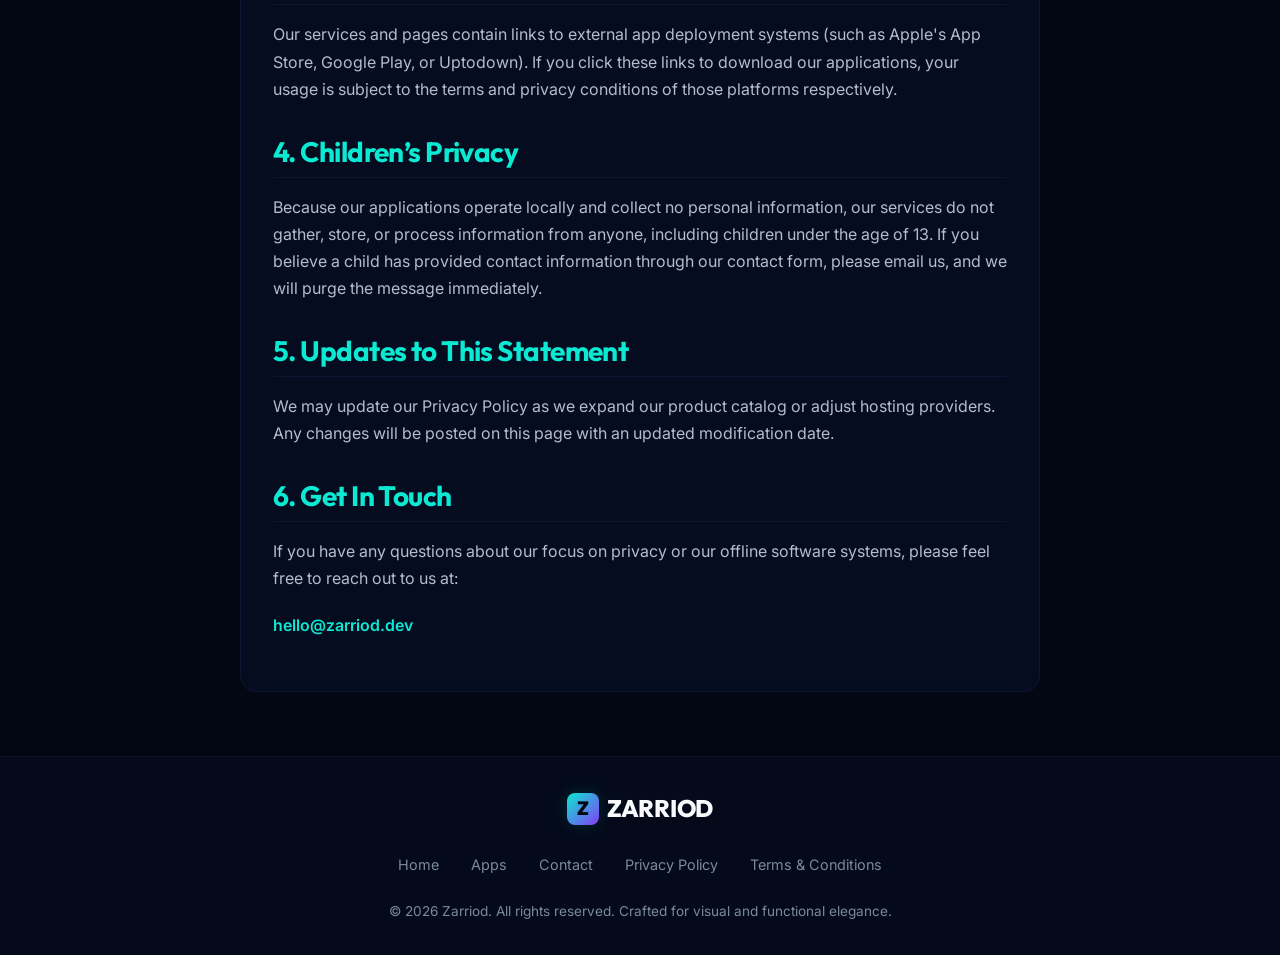
<file: privacy.html>
<!DOCTYPE html>
<html lang="en">
<head>
  <meta charset="UTF-8">
  <meta name="viewport" content="width=device-width, initial-scale=1.0">
  <title>Privacy Policy | Zarriod Studio</title>
  <meta name="description" content="Privacy Policy for Zarriod indie development studio and our apps, including PickVault. Learn about our commitment to offline-first processing and zero data collection.">
  <link rel="stylesheet" href="style.css">
  <style>
    .subpage-container {
      padding: var(--spacing-xl) 0 var(--spacing-lg);
      max-width: 800px;
      margin: 0 auto;
    }
    .policy-content h2 {
      font-size: 1.75rem;
      margin-top: 2rem;
      margin-bottom: 1rem;
      color: var(--primary);
      border-bottom: 1px solid var(--border-color);
      padding-bottom: 0.5rem;
      display: block;
      width: 100%;
    }
    .policy-content h3 {
      font-size: 1.25rem;
      margin-top: 1.5rem;
      margin-bottom: 0.75rem;
      color: var(--text-primary);
    }
    .policy-content p {
      margin-bottom: 1.25rem;
      line-height: 1.7;
    }
    .policy-content ul {
      margin-bottom: 1.25rem;
      padding-left: 1.5rem;
      list-style-type: square;
    }
    .policy-content li {
      margin-bottom: 0.5rem;
      color: var(--text-secondary);
    }
    .back-btn {
      margin-bottom: 2rem;
    }
    .app-specific-box {
      background: rgba(0, 242, 254, 0.03);
      border: 1px solid var(--border-glow);
      border-radius: var(--border-radius-md);
      padding: 1.5rem;
      margin: 2rem 0;
    }
    .app-specific-box h3 {
      margin-top: 0;
      color: var(--primary);
      display: flex;
      align-items: center;
      gap: 0.5rem;
    }
  </style>
</head>
<body>

  <!-- Background Canvas/Aura -->
  <div class="ambient-background">
    <div class="ambient-glow-1"></div>
    <div class="ambient-glow-2"></div>
    <div class="ambient-glow-3"></div>
  </div>

  <!-- Header Navigation -->
  <header class="scrolled" id="mainHeader">
    <div class="nav-container">
      <a href="index.html" class="logo">
        <div class="logo-icon">Z</div>
        ZARRIOD
      </a>
      <ul class="nav-menu">
        <li><a href="index.html" class="nav-link">Home</a></li>
        <li><a href="index.html#apps" class="nav-link">Our Apps</a></li>
        <li><a href="index.html#contact" class="nav-link">Contact</a></li>
      </ul>
    </div>
  </header>

  <!-- Content Container -->
  <main class="container subpage-container">
    <a href="index.html" class="btn btn-secondary back-btn">
      <svg width="16" height="16" viewBox="0 0 24 24" fill="none" stroke="currentColor" stroke-width="2" stroke-linecap="round" stroke-linejoin="round" style="transform: rotate(180deg);"><path d="M5 12h14M12 5l7 7-7 7"/></svg>
      Back to Home
    </a>

    <article class="glass-card policy-content">
      <span class="section-tag" style="text-align: left;">Compliance & Respect</span>
      <h1 style="font-size: clamp(2rem, 4vw, 3rem); margin-bottom: 1rem;">Privacy Policy</h1>
      <p style="color: var(--text-muted); font-size: 0.95rem; margin-bottom: 2rem;">Last Updated: June 29, 2026</p>

      <p>At Zarriod, we build software products that respect our users. We are an indie development studio committed to providing tools that protect your visual and mental spaces while safeguarding your privacy. This Privacy Policy details how we handle information across our website and mobile applications.</p>

      <h2>1. General Philosophy</h2>
      <p>Our core engineering motto is: <strong>What happens on your device, stays on your device.</strong> Wherever possible, our applications operate entirely offline, avoiding central cloud components or server tracking databases. We believe in building utilities, not data silos.</p>

      <!-- PickVault Specific Policy Section -->
      <div class="app-specific-box">
        <h3>📦 Product Privacy: PickVault for Android</h3>
        <p>PickVault is a utility app designed to help users track and evaluate their planned purchases. Our privacy structure for PickVault is absolute:</p>
        <ul>
          <li><strong>Offline Storage:</strong> All collection records, budget plans, price entries, notes, and photos added to PickVault are stored locally on your Android device in a secure SQLite structure. No information is transmitted to external servers.</li>
          <li><strong>Zero Permissions:</strong> PickVault does not request permission to access your contacts, camera roll, device storage, location coordinates, or phone network status. It runs in a self-contained sandbox.</li>
          <li><strong>No Trackers or Ads:</strong> The application contains zero advertising frameworks, third-party software development kits (SDKs), or user telemetry platforms. Your shopping list remains fully private.</li>
        </ul>
      </div>

      <h2>2. Website Browsing</h2>
      <p>When you visit the Zarriod studio landing website (zarriod.github.io):</p>
      <ul>
        <li><strong>No Analytics Cookies:</strong> We do not deploy third-party advertising cookies or trackers. We do not use Google Analytics or marketing pixels.</li>
        <li><strong>Server Access Logs:</strong> Our website is hosted using GitHub Pages. GitHub may collect basic access details (such as IP addresses, web browser types, page requests, and request dates) to ensure server stability, system security, and DDoS protection. This data is handled in accordance with GitHub’s Privacy Statement.</li>
        <li><strong>Contact Form:</strong> If you voluntarily send a message using our contact form, we collect your Name, Email, and the Message text. We use this information solely to respond to your queries. We will never sell, lease, or share your contact records with third parties.</li>
      </ul>

      <h2>3. Third-Party Links & Services</h2>
      <p>Our services and pages contain links to external app deployment systems (such as Apple's App Store, Google Play, or Uptodown). If you click these links to download our applications, your usage is subject to the terms and privacy conditions of those platforms respectively.</p>

      <h2>4. Children’s Privacy</h2>
      <p>Because our applications operate locally and collect no personal information, our services do not gather, store, or process information from anyone, including children under the age of 13. If you believe a child has provided contact information through our contact form, please email us, and we will purge the message immediately.</p>

      <h2>5. Updates to This Statement</h2>
      <p>We may update our Privacy Policy as we expand our product catalog or adjust hosting providers. Any changes will be posted on this page with an updated modification date.</p>

      <h2>6. Get In Touch</h2>
      <p>If you have any questions about our focus on privacy or our offline software systems, please feel free to reach out to us at:</p>
      <p style="color: var(--primary); font-weight: 600;">hello@zarriod.dev</p>
    </article>
  </main>

  <!-- Footer -->
  <footer>
    <div class="container">
      <a href="index.html" class="logo footer-logo">
        <div class="logo-icon">Z</div>
        ZARRIOD
      </a>
      <ul class="footer-nav">
        <li><a href="index.html">Home</a></li>
        <li><a href="index.html#apps">Apps</a></li>
        <li><a href="index.html#contact">Contact</a></li>
        <li><a href="privacy.html">Privacy Policy</a></li>
        <li><a href="terms.html">Terms & Conditions</a></li>
      </ul>
      <p class="footer-text">&copy; 2026 Zarriod. All rights reserved. Crafted for visual and functional elegance.</p>
    </div>
  </footer>

</body>
</html>
</file>
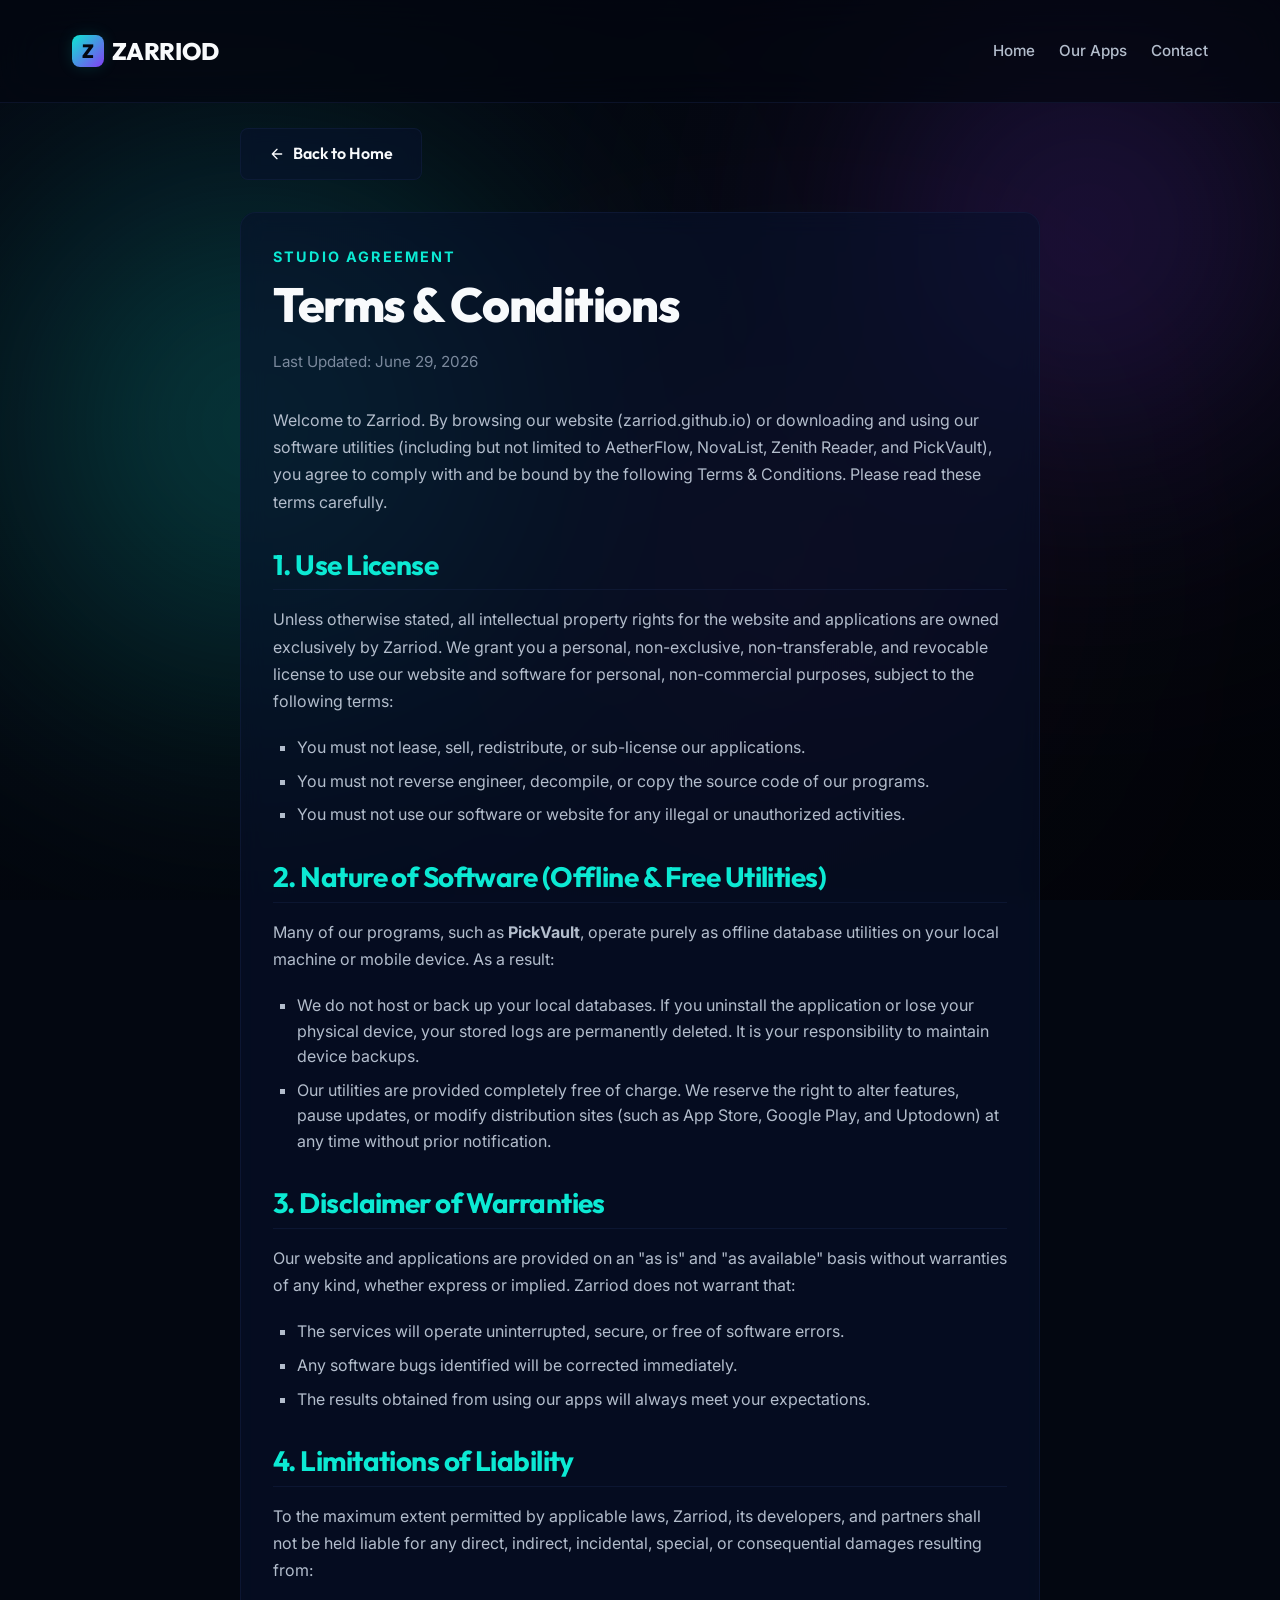
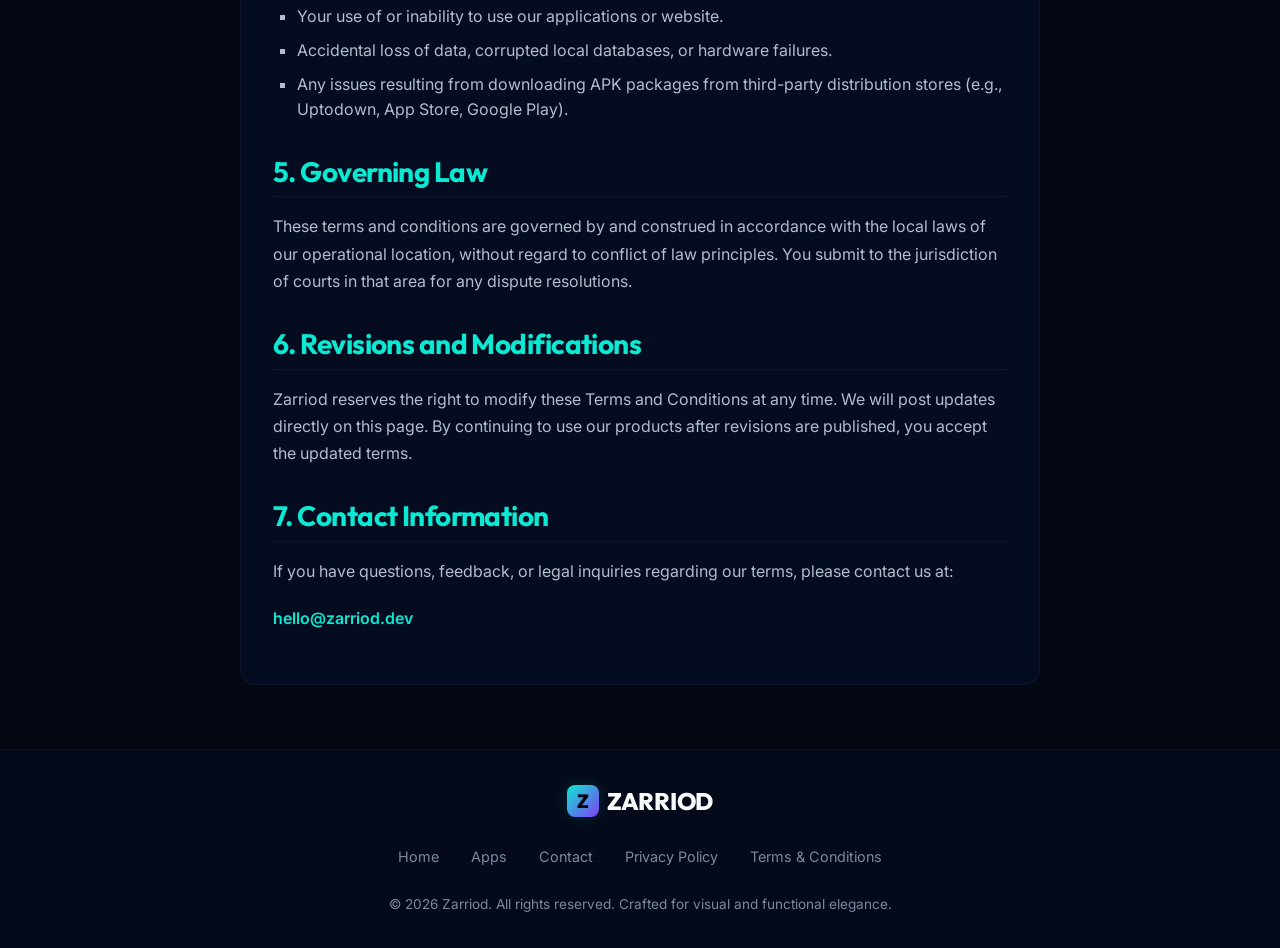
<file: terms.html>
<!DOCTYPE html>
<html lang="en">
<head>
  <meta charset="UTF-8">
  <meta name="viewport" content="width=device-width, initial-scale=1.0">
  <title>Terms & Conditions | Zarriod Studio</title>
  <meta name="description" content="Terms and Conditions of Service for Zarriod indie development studio applications and website. Read our licensing rules and service disclaimers.">
  <link rel="stylesheet" href="style.css">
  <style>
    .subpage-container {
      padding: var(--spacing-xl) 0 var(--spacing-lg);
      max-width: 800px;
      margin: 0 auto;
    }
    .terms-content h2 {
      font-size: 1.75rem;
      margin-top: 2rem;
      margin-bottom: 1rem;
      color: var(--primary);
      border-bottom: 1px solid var(--border-color);
      padding-bottom: 0.5rem;
      display: block;
      width: 100%;
    }
    .terms-content h3 {
      font-size: 1.25rem;
      margin-top: 1.5rem;
      margin-bottom: 0.75rem;
      color: var(--text-primary);
    }
    .terms-content p {
      margin-bottom: 1.25rem;
      line-height: 1.7;
    }
    .terms-content ul {
      margin-bottom: 1.25rem;
      padding-left: 1.5rem;
      list-style-type: square;
    }
    .terms-content li {
      margin-bottom: 0.5rem;
      color: var(--text-secondary);
    }
    .back-btn {
      margin-bottom: 2rem;
    }
  </style>
</head>
<body>

  <!-- Background Canvas/Aura -->
  <div class="ambient-background">
    <div class="ambient-glow-1"></div>
    <div class="ambient-glow-2"></div>
    <div class="ambient-glow-3"></div>
  </div>

  <!-- Header Navigation -->
  <header class="scrolled" id="mainHeader">
    <div class="nav-container">
      <a href="index.html" class="logo">
        <div class="logo-icon">Z</div>
        ZARRIOD
      </a>
      <ul class="nav-menu">
        <li><a href="index.html" class="nav-link">Home</a></li>
        <li><a href="index.html#apps" class="nav-link">Our Apps</a></li>
        <li><a href="index.html#contact" class="nav-link">Contact</a></li>
      </ul>
    </div>
  </header>

  <!-- Content Container -->
  <main class="container subpage-container">
    <a href="index.html" class="btn btn-secondary back-btn">
      <svg width="16" height="16" viewBox="0 0 24 24" fill="none" stroke="currentColor" stroke-width="2" stroke-linecap="round" stroke-linejoin="round" style="transform: rotate(180deg);"><path d="M5 12h14M12 5l7 7-7 7"/></svg>
      Back to Home
    </a>

    <article class="glass-card terms-content">
      <span class="section-tag" style="text-align: left;">Studio Agreement</span>
      <h1 style="font-size: clamp(2rem, 4vw, 3rem); margin-bottom: 1rem;">Terms & Conditions</h1>
      <p style="color: var(--text-muted); font-size: 0.95rem; margin-bottom: 2rem;">Last Updated: June 29, 2026</p>

      <p>Welcome to Zarriod. By browsing our website (zarriod.github.io) or downloading and using our software utilities (including but not limited to AetherFlow, NovaList, Zenith Reader, and PickVault), you agree to comply with and be bound by the following Terms & Conditions. Please read these terms carefully.</p>

      <h2>1. Use License</h2>
      <p>Unless otherwise stated, all intellectual property rights for the website and applications are owned exclusively by Zarriod. We grant you a personal, non-exclusive, non-transferable, and revocable license to use our website and software for personal, non-commercial purposes, subject to the following terms:</p>
      <ul>
        <li>You must not lease, sell, redistribute, or sub-license our applications.</li>
        <li>You must not reverse engineer, decompile, or copy the source code of our programs.</li>
        <li>You must not use our software or website for any illegal or unauthorized activities.</li>
      </ul>

      <h2>2. Nature of Software (Offline & Free Utilities)</h2>
      <p>Many of our programs, such as <strong>PickVault</strong>, operate purely as offline database utilities on your local machine or mobile device. As a result:</p>
      <ul>
        <li>We do not host or back up your local databases. If you uninstall the application or lose your physical device, your stored logs are permanently deleted. It is your responsibility to maintain device backups.</li>
        <li>Our utilities are provided completely free of charge. We reserve the right to alter features, pause updates, or modify distribution sites (such as App Store, Google Play, and Uptodown) at any time without prior notification.</li>
      </ul>

      <h2>3. Disclaimer of Warranties</h2>
      <p>Our website and applications are provided on an "as is" and "as available" basis without warranties of any kind, whether express or implied. Zarriod does not warrant that:</p>
      <ul>
        <li>The services will operate uninterrupted, secure, or free of software errors.</li>
        <li>Any software bugs identified will be corrected immediately.</li>
        <li>The results obtained from using our apps will always meet your expectations.</li>
      </ul>

      <h2>4. Limitations of Liability</h2>
      <p>To the maximum extent permitted by applicable laws, Zarriod, its developers, and partners shall not be held liable for any direct, indirect, incidental, special, or consequential damages resulting from:</p>
      <ul>
        <li>Your use of or inability to use our applications or website.</li>
        <li>Accidental loss of data, corrupted local databases, or hardware failures.</li>
        <li>Any issues resulting from downloading APK packages from third-party distribution stores (e.g., Uptodown, App Store, Google Play).</li>
      </ul>

      <h2>5. Governing Law</h2>
      <p>These terms and conditions are governed by and construed in accordance with the local laws of our operational location, without regard to conflict of law principles. You submit to the jurisdiction of courts in that area for any dispute resolutions.</p>

      <h2>6. Revisions and Modifications</h2>
      <p>Zarriod reserves the right to modify these Terms and Conditions at any time. We will post updates directly on this page. By continuing to use our products after revisions are published, you accept the updated terms.</p>

      <h2>7. Contact Information</h2>
      <p>If you have questions, feedback, or legal inquiries regarding our terms, please contact us at:</p>
      <p style="color: var(--primary); font-weight: 600;">hello@zarriod.dev</p>
    </article>
  </main>

  <!-- Footer -->
  <footer>
    <div class="container">
      <a href="index.html" class="logo footer-logo">
        <div class="logo-icon">Z</div>
        ZARRIOD
      </a>
      <ul class="footer-nav">
        <li><a href="index.html">Home</a></li>
        <li><a href="index.html#apps">Apps</a></li>
        <li><a href="index.html#contact">Contact</a></li>
        <li><a href="privacy.html">Privacy Policy</a></li>
        <li><a href="terms.html">Terms & Conditions</a></li>
      </ul>
      <p class="footer-text">&copy; 2026 Zarriod. All rights reserved. Crafted for visual and functional elegance.</p>
    </div>
  </footer>

</body>
</html>
</file>
<file: style.css>
@import url('https://fonts.googleapis.com/css2?family=Inter:wght@300;400;500;600;700&family=Outfit:wght@300;400;500;600;700;800&display=swap');

:root {
  /* Colors */
  --bg-void: hsl(224, 71%, 4%);
  --bg-deep: hsl(224, 71%, 6%);
  --bg-surface: hsla(224, 71%, 10%, 0.6);
  --bg-surface-hover: hsla(224, 71%, 15%, 0.85);
  
  --primary: hsl(174, 90%, 48%);
  --primary-glow: hsla(174, 90%, 48%, 0.15);
  --secondary: hsl(263, 90%, 60%);
  --secondary-glow: hsla(263, 90%, 60%, 0.15);
  --accent: hsl(328, 100%, 60%);
  --accent-glow: hsla(328, 100%, 60%, 0.15);
  
  --text-primary: hsl(210, 40%, 98%);
  --text-secondary: hsl(215, 20%, 75%);
  --text-muted: hsl(215, 15%, 55%);
  
  --border-color: hsla(224, 50%, 20%, 0.4);
  --border-glow: hsla(174, 90%, 48%, 0.25);
  
  /* Fonts */
  --font-heading: 'Outfit', -apple-system, BlinkMacSystemFont, "Segoe UI", Roboto, sans-serif;
  --font-body: 'Inter', -apple-system, BlinkMacSystemFont, "Segoe UI", Roboto, sans-serif;
  
  /* Spacing */
  --spacing-xs: 0.5rem;
  --spacing-sm: 1rem;
  --spacing-md: 2rem;
  --spacing-lg: 4rem;
  --spacing-xl: 8rem;
  
  /* Utilities */
  --border-radius-sm: 8px;
  --border-radius-md: 16px;
  --border-radius-lg: 24px;
  --transition-smooth: all 0.4s cubic-bezier(0.16, 1, 0.3, 1);
  --transition-fast: all 0.2s ease;
}

/* Base Reset */
*, *::before, *::after {
  box-sizing: border-box;
  margin: 0;
  padding: 0;
}

html {
  scroll-behavior: smooth;
  font-size: 16px;
  background-color: var(--bg-void);
  color: var(--text-primary);
  font-family: var(--font-body);
  overflow-x: hidden;
}

body {
  min-height: 100vh;
  line-height: 1.6;
  position: relative;
}

/* Background elements */
.ambient-background {
  position: fixed;
  top: 0;
  left: 0;
  width: 100%;
  height: 100%;
  z-index: -2;
  background: radial-gradient(circle at 10% 20%, hsl(224, 71%, 4%) 0%, hsl(224, 71%, 2%) 90%);
  overflow: hidden;
}

.ambient-glow-1, .ambient-glow-2, .ambient-glow-3 {
  position: absolute;
  border-radius: 50%;
  filter: blur(120px);
  opacity: 0.3;
  pointer-events: none;
  mix-blend-mode: screen;
  transition: var(--transition-smooth);
}

.ambient-glow-1 {
  top: -10%;
  right: -10%;
  width: 50vw;
  height: 50vw;
  background: radial-gradient(circle, var(--secondary) 0%, transparent 70%);
  animation: floatGlow1 25s infinite alternate ease-in-out;
}

.ambient-glow-2 {
  bottom: 10%;
  left: -10%;
  width: 60vw;
  height: 60vw;
  background: radial-gradient(circle, var(--primary) 0%, transparent 70%);
  animation: floatGlow2 30s infinite alternate ease-in-out;
}

.ambient-glow-3 {
  top: 40%;
  right: 20%;
  width: 35vw;
  height: 35vw;
  background: radial-gradient(circle, var(--accent) 0%, transparent 70%);
  animation: floatGlow3 20s infinite alternate ease-in-out;
  opacity: 0.15;
}

.cursor-glow {
  position: fixed;
  width: 400px;
  height: 400px;
  background: radial-gradient(circle, rgba(0, 242, 254, 0.08) 0%, transparent 70%);
  border-radius: 50%;
  pointer-events: none;
  z-index: -1;
  transform: translate(-50%, -50%);
  opacity: 0;
  transition: opacity 0.5s ease;
}

/* Animations */
@keyframes floatGlow1 {
  0% { transform: translate(0, 0) scale(1); }
  100% { transform: translate(-10%, 15%) scale(1.1); }
}

@keyframes floatGlow2 {
  0% { transform: translate(0, 0) scale(1); }
  100% { transform: translate(15%, -10%) scale(1.05); }
}

@keyframes floatGlow3 {
  0% { transform: translate(0, 0) scale(0.9); }
  100% { transform: translate(-15%, -15%) scale(1.15); }
}

@keyframes pulse {
  0%, 100% { opacity: 0.6; }
  50% { opacity: 0.9; }
}

@keyframes slideUp {
  from {
    opacity: 0;
    transform: translateY(30px);
  }
  to {
    opacity: 1;
    transform: translateY(0);
  }
}

/* Layout Utilities */
.container {
  max-width: 1200px;
  margin: 0 auto;
  padding: 0 var(--spacing-md);
}

.grid {
  display: grid;
  gap: var(--spacing-md);
}

.grid-2 {
  grid-template-columns: 1fr;
}

@media (min-width: 768px) {
  .grid-2 {
    grid-template-columns: repeat(2, 1fr);
  }
}

.grid-3 {
  grid-template-columns: 1fr;
}

@media (min-width: 768px) {
  .grid-3 {
    grid-template-columns: repeat(2, 1fr);
  }
}

@media (min-width: 1024px) {
  .grid-3 {
    grid-template-columns: repeat(3, 1fr);
  }
}

/* Typography & Headers */
h1, h2, h3, h4 {
  font-family: var(--font-heading);
  color: var(--text-primary);
  font-weight: 700;
  line-height: 1.2;
}

h1 {
  font-size: clamp(2.5rem, 6vw, 4.5rem);
  letter-spacing: -0.03em;
  font-weight: 800;
}

h2 {
  font-size: clamp(2rem, 4vw, 3rem);
  letter-spacing: -0.02em;
  margin-bottom: var(--spacing-sm);
  position: relative;
  display: inline-block;
}

h3 {
  font-size: clamp(1.25rem, 2vw, 1.75rem);
  margin-bottom: var(--spacing-xs);
}

p {
  color: var(--text-secondary);
  font-size: clamp(1rem, 1.1vw, 1.15rem);
}

.gradient-text {
  background: linear-gradient(135deg, var(--primary) 0%, var(--secondary) 50%, var(--accent) 100%);
  -webkit-background-clip: text;
  -webkit-text-fill-color: transparent;
  background-clip: text;
}

/* Custom Scrollbar */
::-webkit-scrollbar {
  width: 10px;
}

::-webkit-scrollbar-track {
  background: var(--bg-void);
}

::-webkit-scrollbar-thumb {
  background: hsla(224, 50%, 20%, 0.8);
  border-radius: 5px;
  border: 2px solid var(--bg-void);
}

::-webkit-scrollbar-thumb:hover {
  background: var(--primary);
}

/* Header & Navigation */
header {
  position: fixed;
  top: 0;
  left: 0;
  width: 100%;
  z-index: 100;
  transition: var(--transition-smooth);
  border-bottom: 1px solid transparent;
}

header.scrolled {
  background: hsla(224, 71%, 4%, 0.7);
  backdrop-filter: blur(20px);
  border-bottom: 1px solid var(--border-color);
  padding: 0.75rem 0;
}

.nav-container {
  display: flex;
  justify-content: space-between;
  align-items: center;
  padding: 1.25rem var(--spacing-md);
  max-width: 1200px;
  margin: 0 auto;
}

.logo {
  display: flex;
  align-items: center;
  gap: 0.5rem;
  font-family: var(--font-heading);
  font-weight: 800;
  font-size: 1.5rem;
  color: var(--text-primary);
  text-decoration: none;
  letter-spacing: -0.01em;
}

.logo-icon {
  width: 32px;
  height: 32px;
  background: linear-gradient(135deg, var(--primary), var(--secondary));
  border-radius: 8px;
  display: flex;
  align-items: center;
  justify-content: center;
  color: var(--bg-void);
  font-weight: 800;
  font-size: 1.2rem;
  box-shadow: 0 0 15px var(--primary-glow);
}

.nav-menu {
  display: flex;
  gap: 1.5rem;
  list-style: none;
}

.nav-link {
  color: var(--text-secondary);
  text-decoration: none;
  font-weight: 500;
  font-size: 0.95rem;
  transition: var(--transition-fast);
  position: relative;
  padding: 0.25rem 0;
}

.nav-link:hover {
  color: var(--primary);
}

.nav-link::after {
  content: '';
  position: absolute;
  bottom: 0;
  left: 0;
  width: 0;
  height: 2px;
  background-color: var(--primary);
  transition: var(--transition-fast);
}

.nav-link:hover::after {
  width: 100%;
}

.menu-toggle {
  display: none;
  background: none;
  border: none;
  color: var(--text-primary);
  font-size: 1.5rem;
  cursor: pointer;
}

@media (max-width: 768px) {
  .menu-toggle {
    display: block;
  }

  .nav-menu {
    position: fixed;
    top: 0;
    right: -100%;
    width: 80%;
    max-width: 300px;
    height: 100vh;
    background: hsla(224, 71%, 6%, 0.95);
    backdrop-filter: blur(24px);
    flex-direction: column;
    padding: var(--spacing-xl) var(--spacing-md);
    transition: var(--transition-smooth);
    border-left: 1px solid var(--border-color);
  }

  .nav-menu.active {
    right: 0;
  }
}

/* Glassmorphism Buttons */
.btn {
  display: inline-flex;
  align-items: center;
  justify-content: center;
  padding: 0.75rem 1.75rem;
  font-family: var(--font-heading);
  font-weight: 600;
  font-size: 1rem;
  border-radius: var(--border-radius-sm);
  text-decoration: none;
  transition: var(--transition-smooth);
  cursor: pointer;
  gap: 0.5rem;
}

.btn-primary {
  background: linear-gradient(135deg, var(--primary), var(--secondary));
  color: var(--bg-void);
  border: none;
  box-shadow: 0 4px 20px var(--primary-glow);
}

.btn-primary:hover {
  transform: translateY(-2px);
  box-shadow: 0 8px 25px rgba(0, 242, 254, 0.4);
}

.btn-secondary {
  background: var(--bg-surface);
  color: var(--text-primary);
  border: 1px solid var(--border-color);
  backdrop-filter: blur(8px);
}

.btn-secondary:hover {
  background: var(--bg-surface-hover);
  border-color: var(--primary);
  transform: translateY(-2px);
  box-shadow: 0 4px 15px var(--primary-glow);
}

/* Hero Section */
.hero {
  padding: var(--spacing-xl) 0 var(--spacing-lg);
  min-height: 90vh;
  display: flex;
  align-items: center;
  position: relative;
}

.hero-content {
  text-align: center;
  max-width: 800px;
  margin: 0 auto;
}

.hero h1 {
  margin-bottom: 1.5rem;
  line-height: 1.1;
}

.hero p {
  font-size: clamp(1.1rem, 1.5vw, 1.4rem);
  margin-bottom: 2.5rem;
  color: var(--text-secondary);
}

.hero-badge {
  display: inline-flex;
  align-items: center;
  background: hsla(174, 90%, 48%, 0.1);
  border: 1px solid hsla(174, 90%, 48%, 0.2);
  color: var(--primary);
  padding: 0.35rem 1rem;
  border-radius: 100px;
  font-size: 0.85rem;
  font-weight: 600;
  margin-bottom: 1.5rem;
  letter-spacing: 0.05em;
  text-transform: uppercase;
}

.hero-actions {
  display: flex;
  justify-content: center;
  gap: 1rem;
}

@media (max-width: 480px) {
  .hero-actions {
    flex-direction: column;
    align-items: stretch;
  }
}

/* Glass Card Component */
.glass-card {
  background: var(--bg-surface);
  backdrop-filter: blur(12px);
  -webkit-backdrop-filter: blur(12px);
  border: 1px solid var(--border-color);
  border-radius: var(--border-radius-md);
  padding: var(--spacing-md);
  transition: var(--transition-smooth);
}

.glass-card:hover {
  transform: translateY(-5px);
  border-color: var(--border-glow);
  box-shadow: 0 12px 40px rgba(0, 242, 254, 0.05);
}

/* Section Header */
.section-header {
  text-align: center;
  margin-bottom: var(--spacing-lg);
}

.section-tag {
  color: var(--primary);
  font-size: 0.9rem;
  font-weight: 700;
  text-transform: uppercase;
  letter-spacing: 0.15em;
  margin-bottom: 0.5rem;
  display: block;
}

/* Projects/Apps Section */
.apps-section {
  padding: var(--spacing-lg) 0;
}

.app-card {
  display: flex;
  flex-direction: column;
  height: 100%;
  position: relative;
  overflow: hidden;
}

.app-card::before {
  content: '';
  position: absolute;
  top: 0;
  left: 0;
  width: 100%;
  height: 4px;
  background: linear-gradient(90deg, var(--primary), var(--secondary));
  opacity: 0;
  transition: var(--transition-smooth);
}

.app-card:hover::before {
  opacity: 1;
}

.app-header {
  display: flex;
  justify-content: space-between;
  align-items: flex-start;
  margin-bottom: 1.25rem;
}

.app-icon {
  width: 48px;
  height: 48px;
  border-radius: 12px;
  display: flex;
  align-items: center;
  justify-content: center;
  font-size: 1.5rem;
  box-shadow: 0 4px 15px rgba(0, 0, 0, 0.2);
}

.app-tags {
  display: flex;
  gap: 0.5rem;
  flex-wrap: wrap;
}

.app-tag {
  font-size: 0.75rem;
  padding: 0.2rem 0.6rem;
  border-radius: 4px;
  background: rgba(255, 255, 255, 0.05);
  border: 1px solid rgba(255, 255, 255, 0.08);
  color: var(--text-secondary);
}

.app-platforms {
  display: flex;
  gap: 0.75rem;
  color: var(--text-muted);
  font-size: 1.1rem;
}

.app-platforms svg {
  width: 18px;
  height: 18px;
  fill: currentColor;
}

.app-body {
  flex-grow: 1;
}

.app-title {
  font-size: 1.4rem;
  margin-bottom: 0.75rem;
}

.app-desc {
  color: var(--text-secondary);
  font-size: 0.95rem;
  margin-bottom: 1.5rem;
  display: -webkit-box;
  -webkit-line-clamp: 3;
  -webkit-box-orient: vertical;
  overflow: hidden;
}

.app-footer {
  margin-top: auto;
  padding-top: var(--spacing-sm);
  border-top: 1px solid rgba(255, 255, 255, 0.05);
  display: flex;
  justify-content: space-between;
  align-items: center;
}

.app-link {
  color: var(--primary);
  text-decoration: none;
  font-weight: 600;
  font-size: 0.9rem;
  display: inline-flex;
  align-items: center;
  gap: 0.25rem;
  transition: var(--transition-fast);
}

.app-link:hover {
  color: var(--text-primary);
}

.app-link svg {
  width: 14px;
  height: 14px;
  fill: currentColor;
  transition: transform 0.2s ease;
}

.app-link:hover svg {
  transform: translateX(3px);
}

/* Philosophy Section */
.philosophy-section {
  padding: var(--spacing-lg) 0;
  position: relative;
}

.philosophy-card {
  text-align: center;
  padding: var(--spacing-md) var(--spacing-sm);
}

.philosophy-icon {
  width: 64px;
  height: 64px;
  background: var(--bg-surface-hover);
  border: 1px solid var(--border-color);
  border-radius: 50%;
  display: flex;
  align-items: center;
  justify-content: center;
  margin: 0 auto 1.5rem;
  color: var(--primary);
  font-size: 1.75rem;
  box-shadow: 0 4px 20px rgba(0, 0, 0, 0.1);
}

.philosophy-card:nth-child(2) .philosophy-icon {
  color: var(--secondary);
}

.philosophy-card:nth-child(3) .philosophy-icon {
  color: var(--accent);
}

.philosophy-title {
  margin-bottom: 0.75rem;
}

.philosophy-desc {
  font-size: 0.95rem;
}

/* Contact / Newsletter Section */
.contact-section {
  padding: var(--spacing-lg) 0 var(--spacing-xl);
}

.contact-layout {
  display: grid;
  grid-template-columns: 1fr;
  gap: var(--spacing-md);
}

@media (min-width: 992px) {
  .contact-layout {
    grid-template-columns: 1fr 1.2fr;
    gap: var(--spacing-lg);
  }
}

.contact-info {
  display: flex;
  flex-direction: column;
  justify-content: center;
}

.contact-details {
  margin-top: 2rem;
  list-style: none;
}

.contact-detail-item {
  display: flex;
  align-items: center;
  gap: 1rem;
  margin-bottom: 1.25rem;
  color: var(--text-secondary);
}

.contact-detail-item svg {
  width: 20px;
  height: 20px;
  fill: var(--primary);
}

.contact-socials {
  display: flex;
  gap: 1rem;
  margin-top: 2rem;
}

.social-btn {
  width: 44px;
  height: 44px;
  border-radius: 50%;
  background: var(--bg-surface);
  border: 1px solid var(--border-color);
  display: flex;
  align-items: center;
  justify-content: center;
  color: var(--text-secondary);
  transition: var(--transition-smooth);
  text-decoration: none;
}

.social-btn:hover {
  background: var(--bg-surface-hover);
  border-color: var(--primary);
  color: var(--primary);
  transform: translateY(-3px);
  box-shadow: 0 4px 15px var(--primary-glow);
}

.contact-form-card {
  padding: var(--spacing-md);
}

.form-group {
  margin-bottom: 1.25rem;
}

.form-label {
  display: block;
  font-size: 0.85rem;
  font-weight: 600;
  text-transform: uppercase;
  letter-spacing: 0.05em;
  color: var(--text-muted);
  margin-bottom: 0.5rem;
}

.form-input {
  width: 100%;
  padding: 0.85rem 1rem;
  background: hsla(224, 71%, 4%, 0.5);
  border: 1px solid var(--border-color);
  border-radius: var(--border-radius-sm);
  color: var(--text-primary);
  font-family: var(--font-body);
  font-size: 0.95rem;
  transition: var(--transition-fast);
}

.form-input:focus {
  outline: none;
  border-color: var(--primary);
  box-shadow: 0 0 10px var(--primary-glow);
  background: hsla(224, 71%, 6%, 0.8);
}

textarea.form-input {
  resize: vertical;
  min-height: 120px;
}

.form-submit-btn {
  width: 100%;
  border: none;
  cursor: pointer;
}

/* Modal Popup Styles */
.modal-overlay {
  position: fixed;
  top: 0;
  left: 0;
  width: 100%;
  height: 100%;
  background: rgba(3, 7, 18, 0.8);
  backdrop-filter: blur(12px);
  z-index: 1000;
  display: flex;
  align-items: center;
  justify-content: center;
  opacity: 0;
  pointer-events: none;
  transition: opacity 0.4s ease;
  padding: var(--spacing-sm);
}

.modal-overlay.active {
  opacity: 1;
  pointer-events: auto;
}

.modal-content {
  background: var(--bg-deep);
  border: 1px solid var(--border-color);
  border-radius: var(--border-radius-lg);
  max-width: 600px;
  width: 100%;
  max-height: 90vh;
  overflow-y: auto;
  position: relative;
  transform: scale(0.9) translateY(20px);
  transition: var(--transition-smooth);
  box-shadow: 0 20px 50px rgba(0, 0, 0, 0.5);
}

.modal-overlay.active .modal-content {
  transform: scale(1) translateY(0);
}

.modal-close {
  position: absolute;
  top: 1.25rem;
  right: 1.25rem;
  background: none;
  border: none;
  color: var(--text-muted);
  font-size: 1.5rem;
  cursor: pointer;
  transition: var(--transition-fast);
  width: 32px;
  height: 32px;
  border-radius: 50%;
  display: flex;
  align-items: center;
  justify-content: center;
}

.modal-close:hover {
  background: rgba(255, 255, 255, 0.05);
  color: var(--text-primary);
}

.modal-body {
  padding: 2.5rem;
}

.modal-title {
  font-size: 1.75rem;
  margin-bottom: 0.5rem;
}

.modal-tech-stack {
  display: flex;
  gap: 0.5rem;
  flex-wrap: wrap;
  margin-bottom: 1.5rem;
}

.modal-desc {
  color: var(--text-secondary);
  margin-bottom: 1.5rem;
}

.modal-features {
  margin-bottom: 2rem;
}

.modal-features h4 {
  margin-bottom: 0.75rem;
  color: var(--primary);
  font-size: 1.1rem;
}

.modal-features-list {
  list-style: none;
}

.modal-features-list li {
  position: relative;
  padding-left: 1.5rem;
  margin-bottom: 0.5rem;
  color: var(--text-secondary);
  font-size: 0.95rem;
}

.modal-features-list li::before {
  content: "✦";
  position: absolute;
  left: 0;
  color: var(--primary);
}

/* Toast Notification styling */
.toast {
  position: fixed;
  bottom: 2rem;
  right: 2rem;
  background: hsla(224, 71%, 10%, 0.9);
  border: 1px solid var(--primary);
  border-radius: var(--border-radius-sm);
  padding: 1rem 1.5rem;
  box-shadow: 0 10px 30px var(--primary-glow);
  z-index: 1000;
  display: flex;
  align-items: center;
  gap: 0.75rem;
  transform: translateY(100px);
  opacity: 0;
  transition: var(--transition-smooth);
}

.toast.active {
  transform: translateY(0);
  opacity: 1;
}

.toast-icon {
  color: var(--primary);
  font-weight: bold;
}

/* Footer styling */
footer {
  background: var(--bg-deep);
  border-top: 1px solid var(--border-color);
  padding: var(--spacing-md) 0;
  text-align: center;
}

.footer-logo {
  justify-content: center;
  margin-bottom: 1.5rem;
}

.footer-nav {
  display: flex;
  justify-content: center;
  gap: 2rem;
  margin-bottom: 1.5rem;
  list-style: none;
}

.footer-nav a {
  color: var(--text-muted);
  text-decoration: none;
  font-size: 0.9rem;
  transition: var(--transition-fast);
}

.footer-nav a:hover {
  color: var(--primary);
}

.footer-text {
  font-size: 0.85rem;
  color: var(--text-muted);
}

/* Scroll Revealer functionality */
.reveal {
  opacity: 0;
  transform: translateY(30px);
  transition: opacity 0.8s ease, transform 0.8s cubic-bezier(0.16, 1, 0.3, 1);
}

.reveal.active {
  opacity: 1;
  transform: translateY(0);
}
</file>
